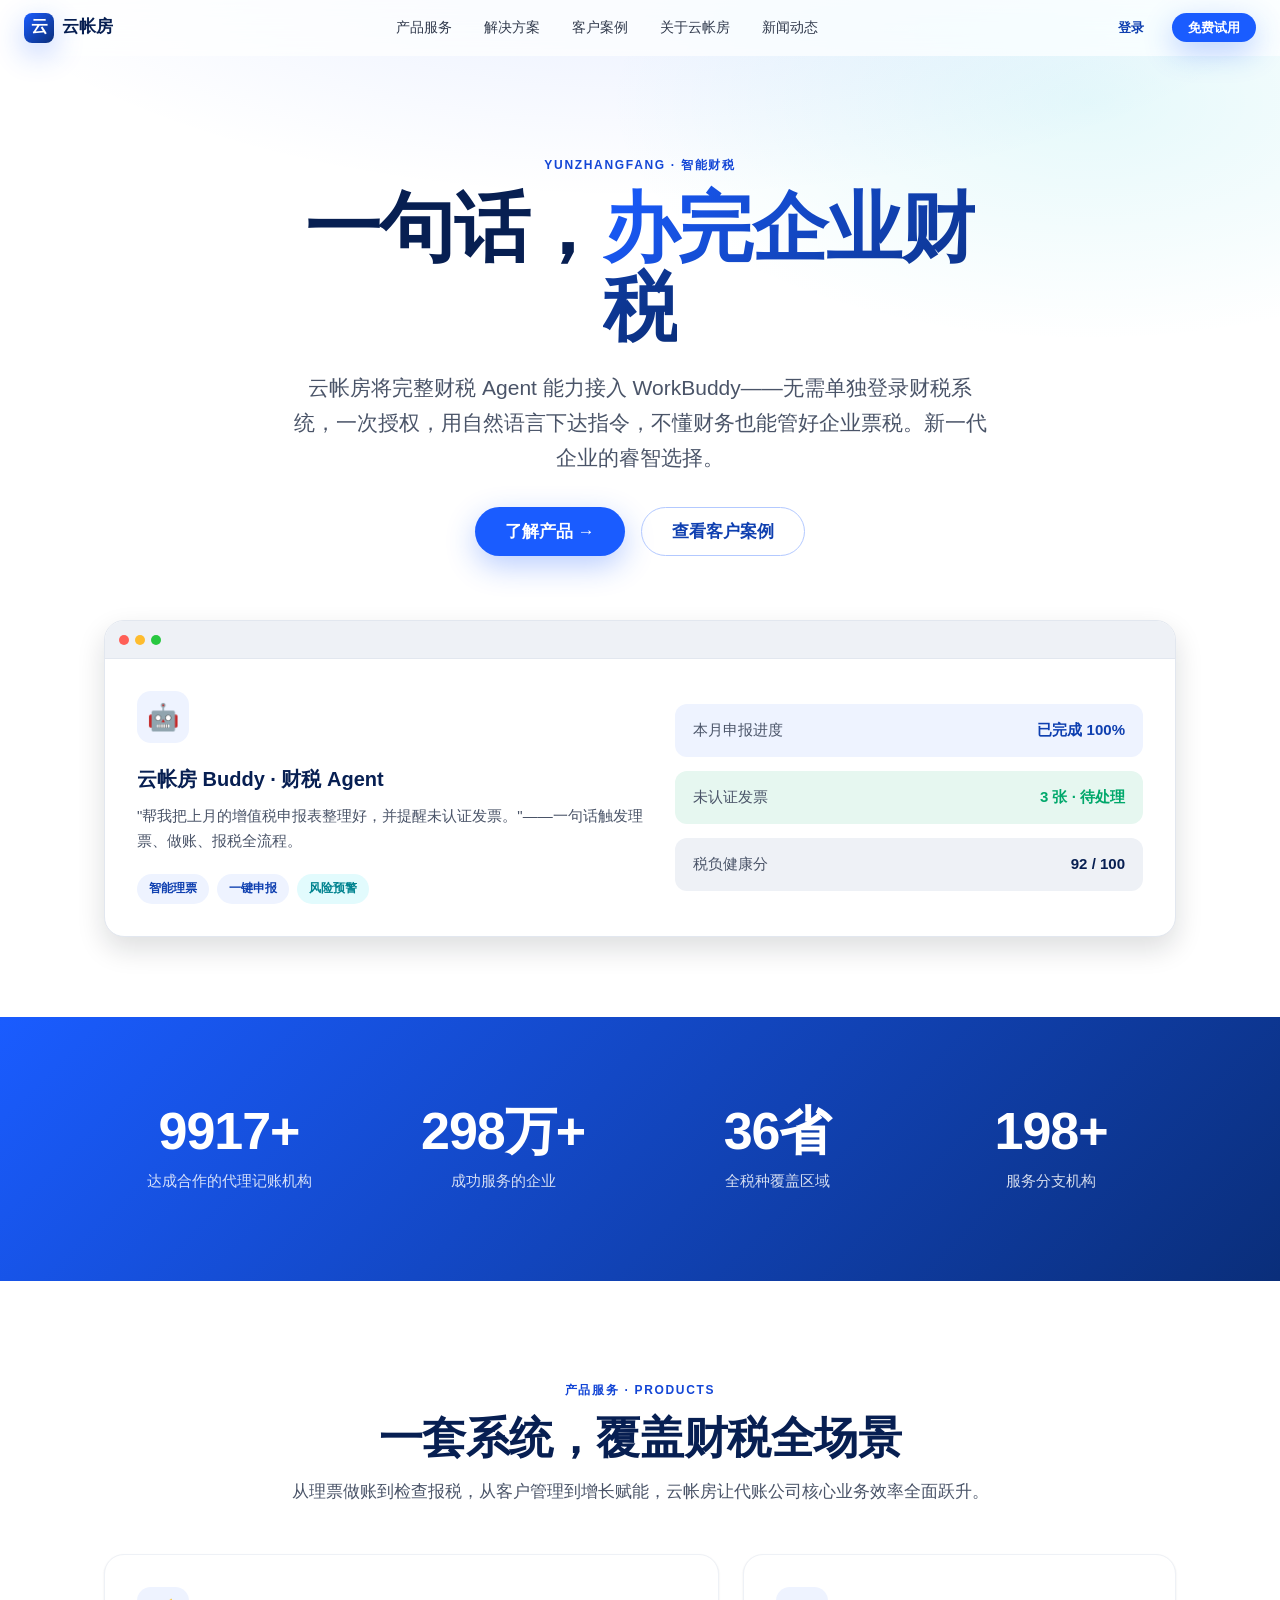
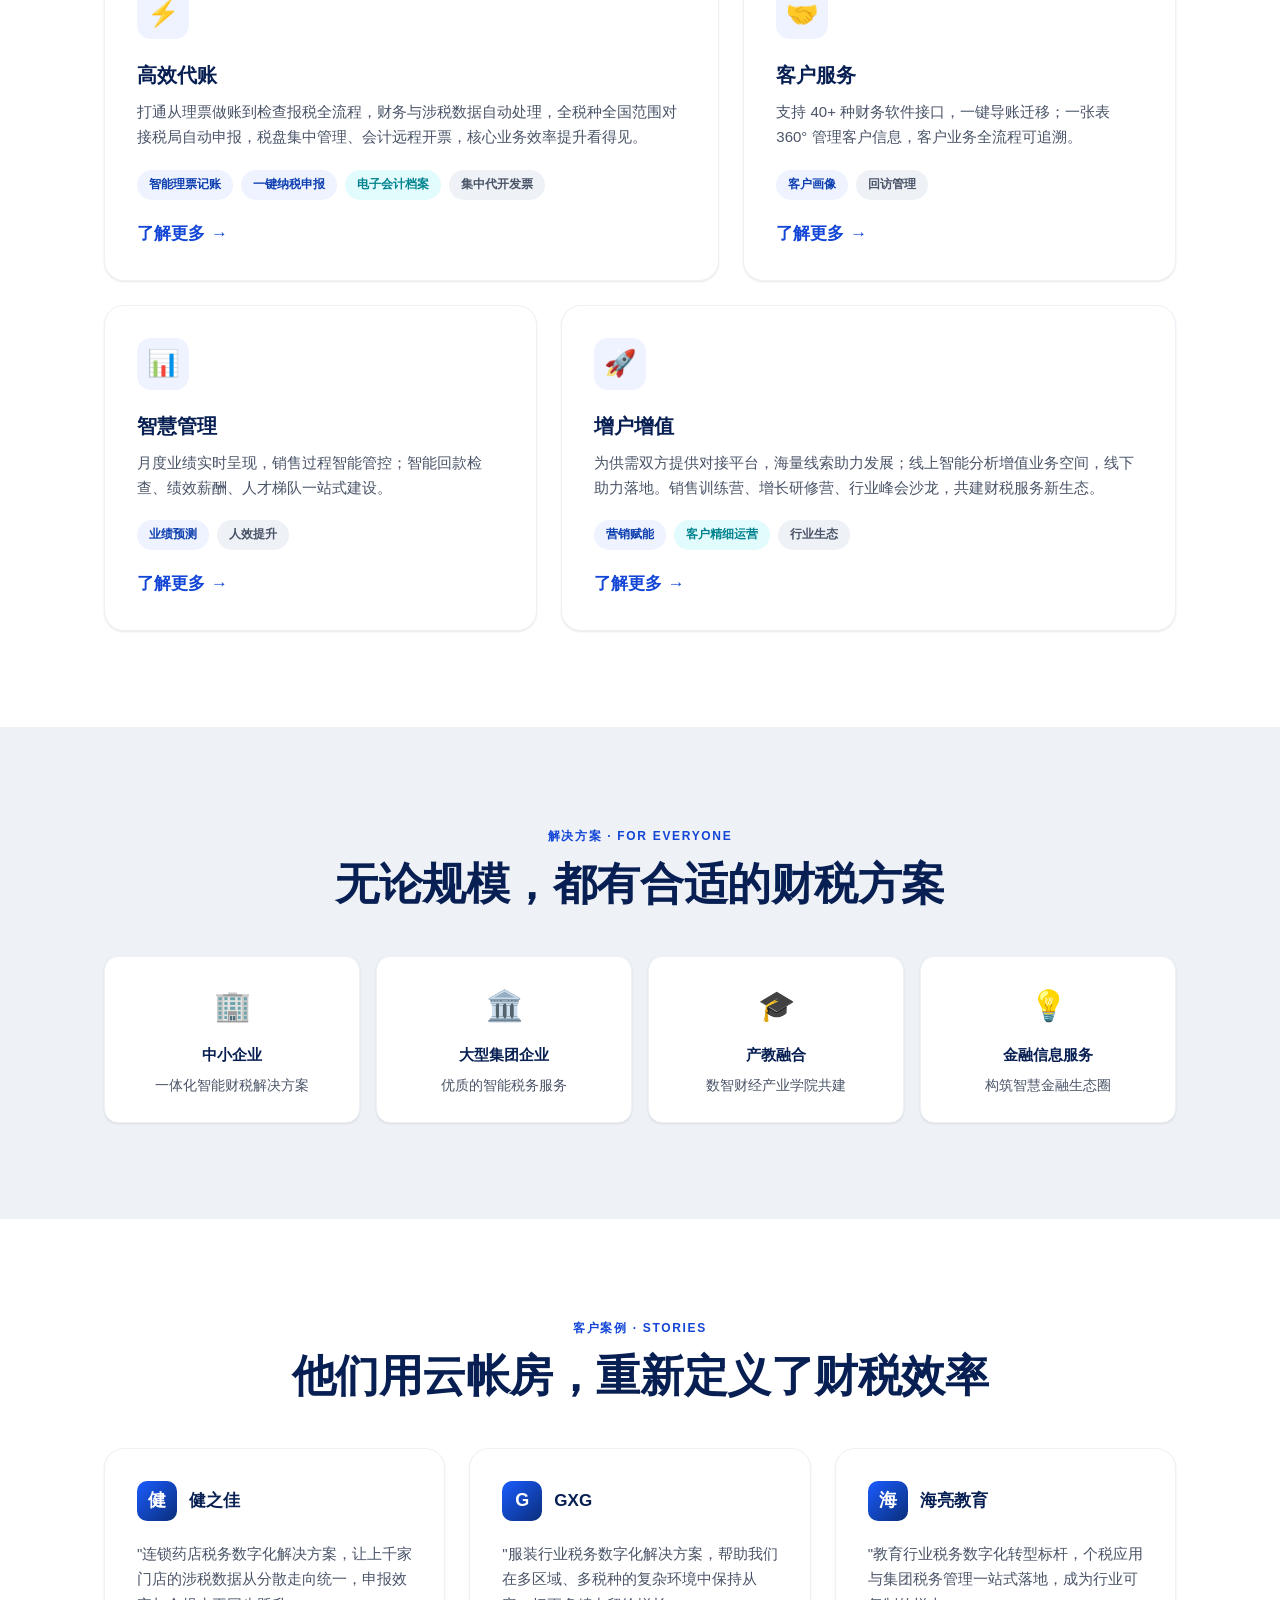
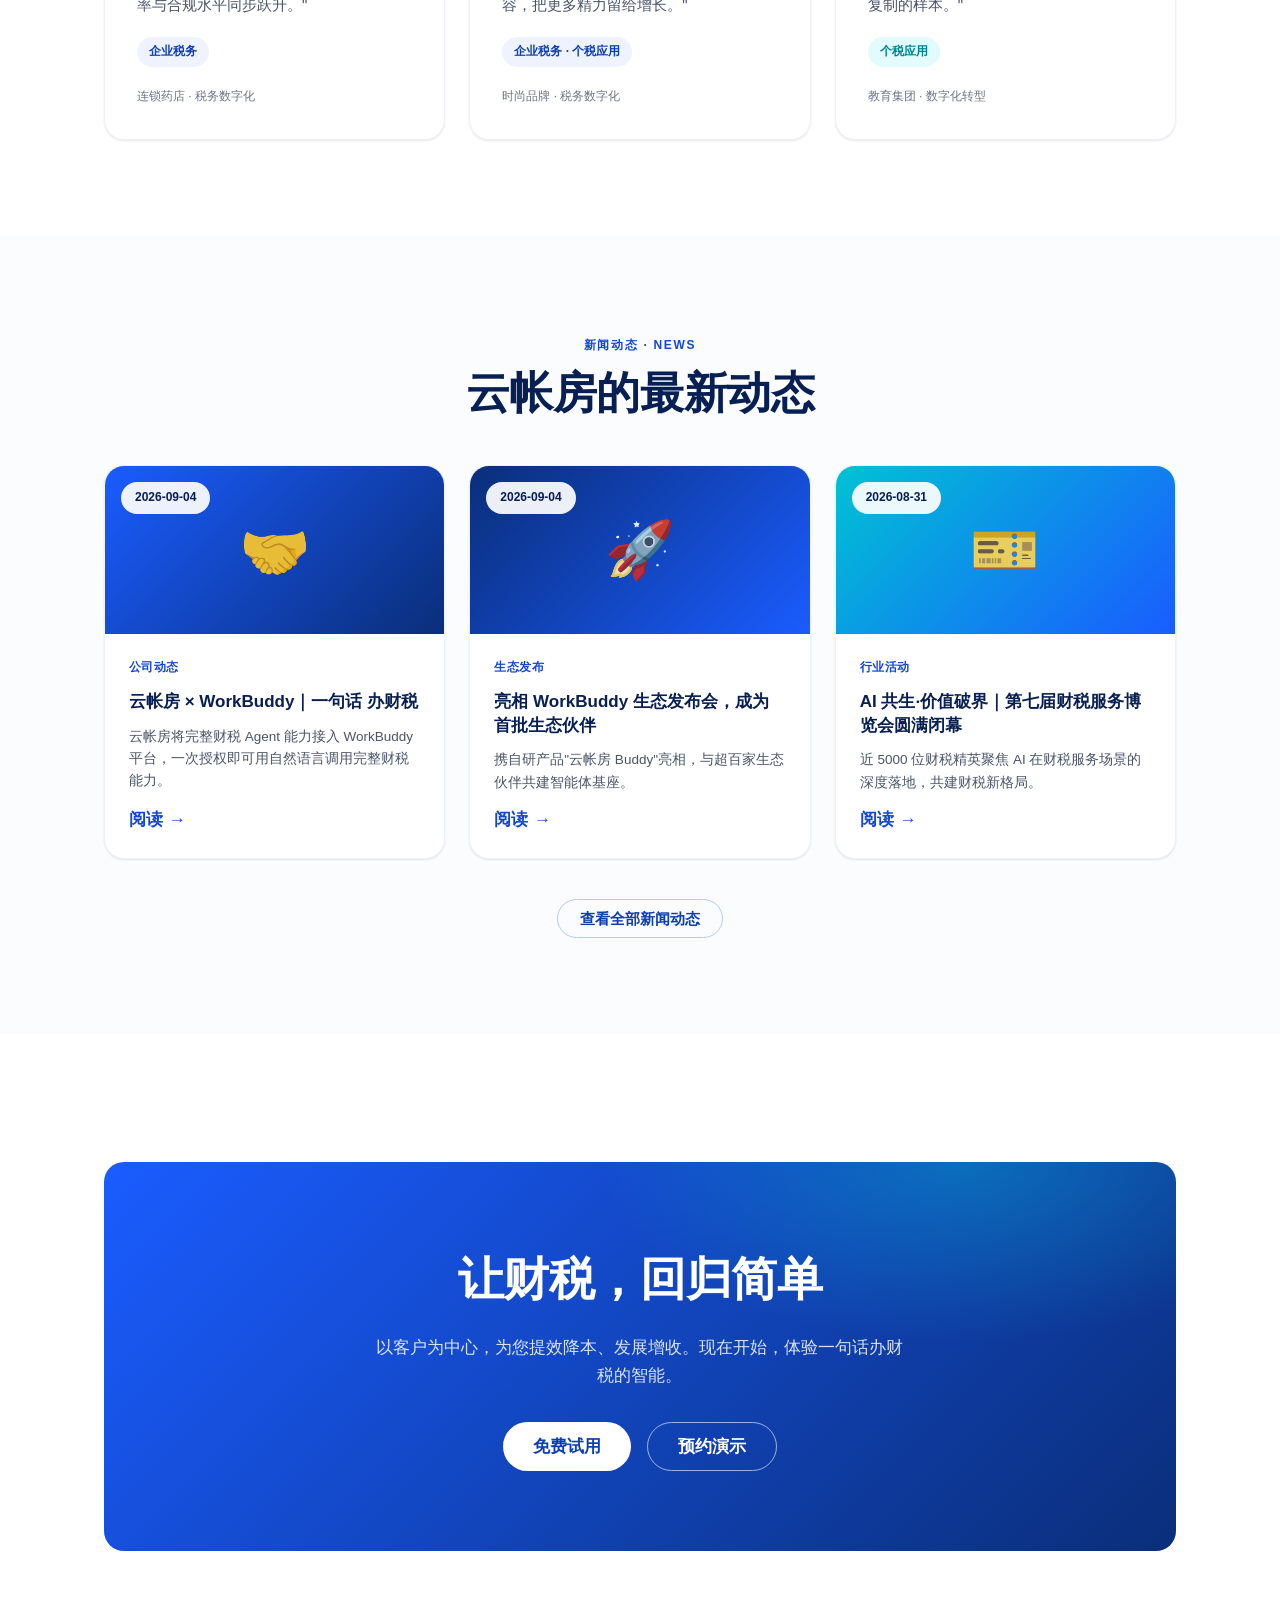
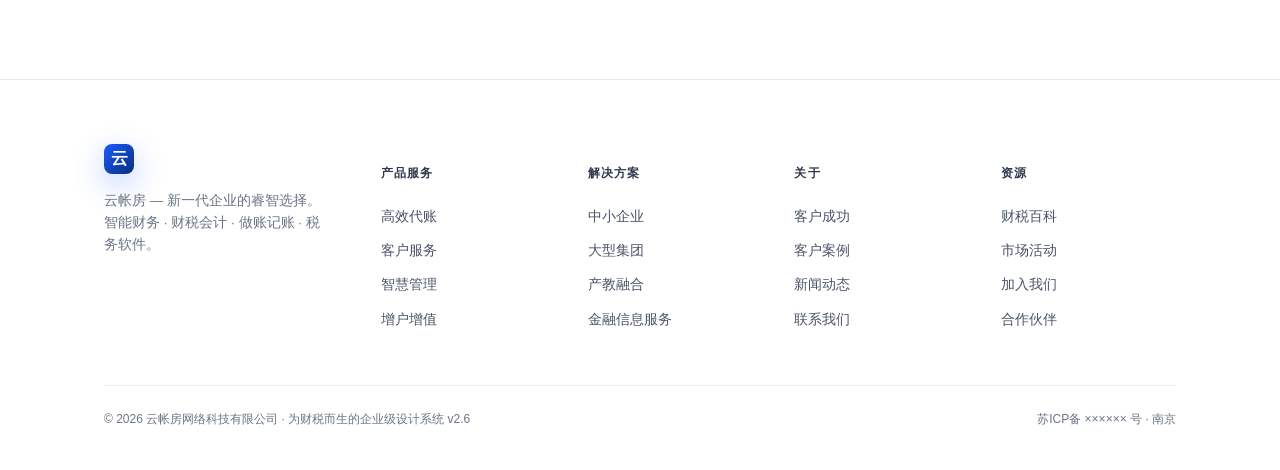
<file: index.html>
<!DOCTYPE html>
<html lang="zh-CN">
<head>
<meta charset="UTF-8" />
<meta name="viewport" content="width=device-width, initial-scale=1.0" />
<title>云帐房 YunZhangFang · 新一代企业的睿智选择</title>
<meta name="description" content="云帐房 — 智能财务软件、财税会计软件、做账记账与税务软件。一体化智能财税解决方案，为中小企业与大型集团企业提效降本、发展增收。" />
<link rel="preconnect" href="https://static.workbuddy.cn" />
<link rel="stylesheet" href="assets/styles.css" />
</head>
<body>

<!-- ============ NAV ============ -->
<header class="nav" id="nav">
  <a class="nav__brand" href="index.html" aria-label="云帐房首页">
    <span class="nav__logo">云</span>
    <span class="nav__name">云帐房</span>
  </a>
  <nav class="nav__links" id="navLinks">
    <a class="nav__link" href="products.html">产品服务</a>
    <a class="nav__link" href="solutions.html">解决方案</a>
    <a class="nav__link" href="cases.html">客户案例</a>
    <a class="nav__link" href="about.html">关于云帐房</a>
    <a class="nav__link" href="news.html">新闻动态</a>
  </nav>
  <div class="nav__cta">
    <a class="btn btn--ghost btn--sm" href="about.html#contact">登录</a>
    <a class="btn btn--onbrand btn--sm" href="about.html#contact">免费试用</a>
    <button class="nav__menu-btn" id="menuBtn" aria-label="菜单">☰</button>
  </div>
</header>

<!-- ============ HERO ============ -->
<section class="hero">
  <div class="container">
    <span class="eyebrow hero__eyebrow">YunZhangFang · 智能财税</span>
    <h1 class="hero__title">一句话，<span class="grad">办完企业财税</span></h1>
    <p class="hero__sub">云帐房将完整财税 Agent 能力接入 WorkBuddy——无需单独登录财税系统，一次授权，用自然语言下达指令，不懂财务也能管好企业票税。新一代企业的睿智选择。</p>
    <div class="hero__actions">
      <a class="btn btn--onbrand btn--lg" href="products.html">了解产品 →</a>
      <a class="btn btn--outline btn--lg" href="cases.html">查看客户案例</a>
    </div>

    <div class="hero__visual reveal">
      <div class="hero__glow"></div>
      <div class="hero__device">
        <div class="hero__device-bar"><span></span><span></span><span></span></div>
        <div class="hero__device-body">
          <div>
            <div class="card__icon">🤖</div>
            <h3 class="card__title">云帐房 Buddy · 财税 Agent</h3>
            <p class="card__desc">"帮我把上月的增值税申报表整理好，并提醒未认证发票。"——一句话触发理票、做账、报税全流程。</p>
            <div class="card__tags">
              <span class="tag tag--blue">智能理票</span>
              <span class="tag tag--blue">一键申报</span>
              <span class="tag tag--cyan">风险预警</span>
            </div>
          </div>
          <div style="display:grid;gap:14px;align-content:center">
            <div style="display:flex;justify-content:space-between;padding:14px 18px;background:var(--yzf-blue-50);border-radius:12px">
              <span style="color:var(--text-secondary)">本月申报进度</span>
              <strong style="color:var(--yzf-blue-700)">已完成 100%</strong>
            </div>
            <div style="display:flex;justify-content:space-between;padding:14px 18px;background:var(--yzf-success-soft);border-radius:12px">
              <span style="color:var(--text-secondary)">未认证发票</span>
              <strong style="color:var(--yzf-success)">3 张 · 待处理</strong>
            </div>
            <div style="display:flex;justify-content:space-between;padding:14px 18px;background:var(--bg-sunken);border-radius:12px">
              <span style="color:var(--text-secondary)">税负健康分</span>
              <strong style="color:var(--c-ink)">92 / 100</strong>
            </div>
          </div>
        </div>
      </div>
    </div>
  </div>
</section>

<!-- ============ STATS ============ -->
<section class="section section--blue section--tight">
  <div class="container">
    <div class="stats">
      <div class="stat reveal">
        <div class="stat__num" data-count="10000" data-suffix="+">0</div>
        <div class="stat__label">达成合作的代理记账机构</div>
      </div>
      <div class="stat reveal" data-delay="1">
        <div class="stat__num" data-count="300" data-suffix="万+">0</div>
        <div class="stat__label">成功服务的企业</div>
      </div>
      <div class="stat reveal" data-delay="2">
        <div class="stat__num" data-count="36" data-suffix="省">0</div>
        <div class="stat__label">全税种覆盖区域</div>
      </div>
      <div class="stat reveal" data-delay="3">
        <div class="stat__num" data-count="200" data-suffix="+">0</div>
        <div class="stat__label">服务分支机构</div>
      </div>
    </div>
  </div>
</section>

<!-- ============ PRODUCT MATRIX ============ -->
<section class="section section--surface">
  <div class="container">
    <div class="section-head reveal">
      <span class="eyebrow">产品服务 · Products</span>
      <h2 class="section-title">一套系统，覆盖财税全场景</h2>
      <p class="section-sub">从理票做账到检查报税，从客户管理到增长赋能，云帐房让代账公司核心业务效率全面跃升。</p>
    </div>

    <div class="bento">
      <a class="card card--hover col-7 reveal" href="products.html#daizhang">
        <div class="card__icon">⚡</div>
        <h3 class="card__title">高效代账</h3>
        <p class="card__desc">打通从理票做账到检查报税全流程，财务与涉税数据自动处理，全税种全国范围对接税局自动申报，税盘集中管理、会计远程开票，核心业务效率提升看得见。</p>
        <div class="card__tags">
          <span class="tag tag--blue">智能理票记账</span>
          <span class="tag tag--blue">一键纳税申报</span>
          <span class="tag tag--cyan">电子会计档案</span>
          <span class="tag">集中代开发票</span>
        </div>
        <div style="margin-top:var(--sp-5)"><span class="link-arrow">了解更多 <span class="arr">→</span></span></div>
      </a>

      <a class="card card--hover col-5 reveal" data-delay="1" href="products.html#service">
        <div class="card__icon">🤝</div>
        <h3 class="card__title">客户服务</h3>
        <p class="card__desc">支持 40+ 种财务软件接口，一键导账迁移；一张表 360° 管理客户信息，客户业务全流程可追溯。</p>
        <div class="card__tags"><span class="tag tag--blue">客户画像</span><span class="tag">回访管理</span></div>
        <div style="margin-top:var(--sp-5)"><span class="link-arrow">了解更多 <span class="arr">→</span></span></div>
      </a>

      <a class="card card--hover col-5 reveal" href="products.html#manage">
        <div class="card__icon">📊</div>
        <h3 class="card__title">智慧管理</h3>
        <p class="card__desc">月度业绩实时呈现，销售过程智能管控；智能回款检查、绩效薪酬、人才梯队一站式建设。</p>
        <div class="card__tags"><span class="tag tag--blue">业绩预测</span><span class="tag">人效提升</span></div>
        <div style="margin-top:var(--sp-5)"><span class="link-arrow">了解更多 <span class="arr">→</span></span></div>
      </a>

      <a class="card card--hover col-7 reveal" data-delay="1" href="products.html#growth">
        <div class="card__icon">🚀</div>
        <h3 class="card__title">增户增值</h3>
        <p class="card__desc">为供需双方提供对接平台，海量线索助力发展；线上智能分析增值业务空间，线下助力落地。销售训练营、增长研修营、行业峰会沙龙，共建财税服务新生态。</p>
        <div class="card__tags">
          <span class="tag tag--blue">营销赋能</span>
          <span class="tag tag--cyan">客户精细运营</span>
          <span class="tag">行业生态</span>
        </div>
        <div style="margin-top:var(--sp-5)"><span class="link-arrow">了解更多 <span class="arr">→</span></span></div>
      </a>
    </div>
  </div>
</section>

<!-- ============ SEGMENTS ============ -->
<section class="section section--sunken">
  <div class="container">
    <div class="section-head reveal">
      <span class="eyebrow">解决方案 · For Everyone</span>
      <h2 class="section-title">无论规模，都有合适的财税方案</h2>
    </div>
    <div class="segment-strip">
      <a class="segment reveal" href="solutions.html#smb">
        <div class="segment__icon">🏢</div>
        <div class="segment__name">中小企业</div>
        <div class="segment__desc">一体化智能财税解决方案</div>
      </a>
      <a class="segment reveal" data-delay="1" href="solutions.html#group">
        <div class="segment__icon">🏛️</div>
        <div class="segment__name">大型集团企业</div>
        <div class="segment__desc">优质的智能税务服务</div>
      </a>
      <a class="segment reveal" data-delay="2" href="solutions.html#edu">
        <div class="segment__icon">🎓</div>
        <div class="segment__name">产教融合</div>
        <div class="segment__desc">数智财经产业学院共建</div>
      </a>
      <a class="segment reveal" data-delay="3" href="solutions.html#finance">
        <div class="segment__icon">💡</div>
        <div class="segment__name">金融信息服务</div>
        <div class="segment__desc">构筑智慧金融生态圈</div>
      </a>
    </div>
  </div>
</section>

<!-- ============ CUSTOMER STORIES ============ -->
<section class="section section--surface">
  <div class="container">
    <div class="section-head reveal">
      <span class="eyebrow">客户案例 · Stories</span>
      <h2 class="section-title">他们用云帐房，重新定义了财税效率</h2>
    </div>
    <div class="stories">
      <a class="story reveal" href="cases.html#jianzhijia">
        <div class="story__logo"><span class="badge">健</span>健之佳</div>
        <p class="story__quote">"连锁药店税务数字化解决方案，让上千家门店的涉税数据从分散走向统一，申报效率与合规水平同步跃升。"</p>
        <span class="tag tag--blue story__pill">企业税务</span>
        <div class="story__meta">连锁药店 · 税务数字化</div>
      </a>
      <a class="story reveal" data-delay="1" href="cases.html#gxg">
        <div class="story__logo"><span class="badge">G</span>GXG</div>
        <p class="story__quote">"服装行业税务数字化解决方案，帮助我们在多区域、多税种的复杂环境中保持从容，把更多精力留给增长。"</p>
        <span class="tag tag--blue story__pill">企业税务 · 个税应用</span>
        <div class="story__meta">时尚品牌 · 税务数字化</div>
      </a>
      <a class="story reveal" data-delay="2" href="cases.html#hailiang">
        <div class="story__logo"><span class="badge">海</span>海亮教育</div>
        <p class="story__quote">"教育行业税务数字化转型标杆，个税应用与集团税务管理一站式落地，成为行业可复制的样本。"</p>
        <span class="tag tag--cyan story__pill">个税应用</span>
        <div class="story__meta">教育集团 · 数字化转型</div>
      </a>
    </div>
  </div>
</section>

<!-- ============ NEWS PREVIEW ============ -->
<section class="section section--soft">
  <div class="container">
    <div class="section-head reveal">
      <span class="eyebrow">新闻动态 · News</span>
      <h2 class="section-title">云帐房的最新动态</h2>
    </div>
    <div class="news-grid">
      <a class="news-card reveal" href="news.html">
        <div class="news-card__media"><span class="date">2026-09-04</span><span class="glyph">🤝</span></div>
        <div class="news-card__body">
          <span class="news-card__cat">公司动态</span>
          <h3 class="news-card__title">云帐房 × WorkBuddy｜一句话 办财税</h3>
          <p class="news-card__excerpt">云帐房将完整财税 Agent 能力接入 WorkBuddy 平台，一次授权即可用自然语言调用完整财税能力。</p>
          <span class="link-arrow news-card__more">阅读 <span class="arr">→</span></span>
        </div>
      </a>
      <a class="news-card reveal" data-delay="1" href="news.html">
        <div class="news-card__media" style="background:linear-gradient(135deg,#0A2E7A,#1A5CFF)"><span class="date">2026-09-04</span><span class="glyph">🚀</span></div>
        <div class="news-card__body">
          <span class="news-card__cat">生态发布</span>
          <h3 class="news-card__title">亮相 WorkBuddy 生态发布会，成为首批生态伙伴</h3>
          <p class="news-card__excerpt">携自研产品"云帐房 Buddy"亮相，与超百家生态伙伴共建智能体基座。</p>
          <span class="link-arrow news-card__more">阅读 <span class="arr">→</span></span>
        </div>
      </a>
      <a class="news-card reveal" data-delay="2" href="news.html">
        <div class="news-card__media" style="background:linear-gradient(135deg,#00C2D4,#1A5CFF)"><span class="date">2026-08-31</span><span class="glyph">🎫</span></div>
        <div class="news-card__body">
          <span class="news-card__cat">行业活动</span>
          <h3 class="news-card__title">AI 共生·价值破界｜第七届财税服务博览会圆满闭幕</h3>
          <p class="news-card__excerpt">近 5000 位财税精英聚焦 AI 在财税服务场景的深度落地，共建财税新格局。</p>
          <span class="link-arrow news-card__more">阅读 <span class="arr">→</span></span>
        </div>
      </a>
    </div>
    <div style="text-align:center;margin-top:var(--sp-10)">
      <a class="btn btn--outline" href="news.html">查看全部新闻动态</a>
    </div>
  </div>
</section>

<!-- ============ CTA ============ -->
<section class="section section--surface section--tight">
  <div class="container">
    <div class="cta reveal">
      <h2 class="cta__title">让财税，回归简单</h2>
      <p class="cta__sub">以客户为中心，为您提效降本、发展增收。现在开始，体验一句话办财税的智能。</p>
      <div class="cta__actions">
        <a class="btn btn--light btn--lg" href="about.html#contact">免费试用</a>
        <a class="btn btn--white-outline btn--lg" href="about.html#contact">预约演示</a>
      </div>
    </div>
  </div>
</section>

<!-- ============ FOOTER ============ -->
<footer class="footer">
  <div class="container">
    <div class="footer__grid">
      <div class="footer__brand">
        <span class="nav__logo">云</span>
        <p>云帐房 — 新一代企业的睿智选择。智能财务 · 财税会计 · 做账记账 · 税务软件。</p>
      </div>
      <div class="footer__col">
        <h5>产品服务</h5>
        <a href="products.html#daizhang">高效代账</a>
        <a href="products.html#service">客户服务</a>
        <a href="products.html#manage">智慧管理</a>
        <a href="products.html#growth">增户增值</a>
      </div>
      <div class="footer__col">
        <h5>解决方案</h5>
        <a href="solutions.html#smb">中小企业</a>
        <a href="solutions.html#group">大型集团</a>
        <a href="solutions.html#edu">产教融合</a>
        <a href="solutions.html#finance">金融信息服务</a>
      </div>
      <div class="footer__col">
        <h5>关于</h5>
        <a href="about.html">客户成功</a>
        <a href="cases.html">客户案例</a>
        <a href="news.html">新闻动态</a>
        <a href="about.html#contact">联系我们</a>
      </div>
      <div class="footer__col">
        <h5>资源</h5>
        <a href="news.html">财税百科</a>
        <a href="news.html">市场活动</a>
        <a href="about.html">加入我们</a>
        <a href="about.html">合作伙伴</a>
      </div>
    </div>
    <div class="footer__bottom">
      <span>© 2026 云帐房网络科技有限公司 · 为财税而生的企业级设计系统 v2.6</span>
      <span>苏ICP备 ×××××× 号 · 南京</span>
    </div>
  </div>
</footer>

<script src="assets/app.js"></script>
</body>
</html>
</file>
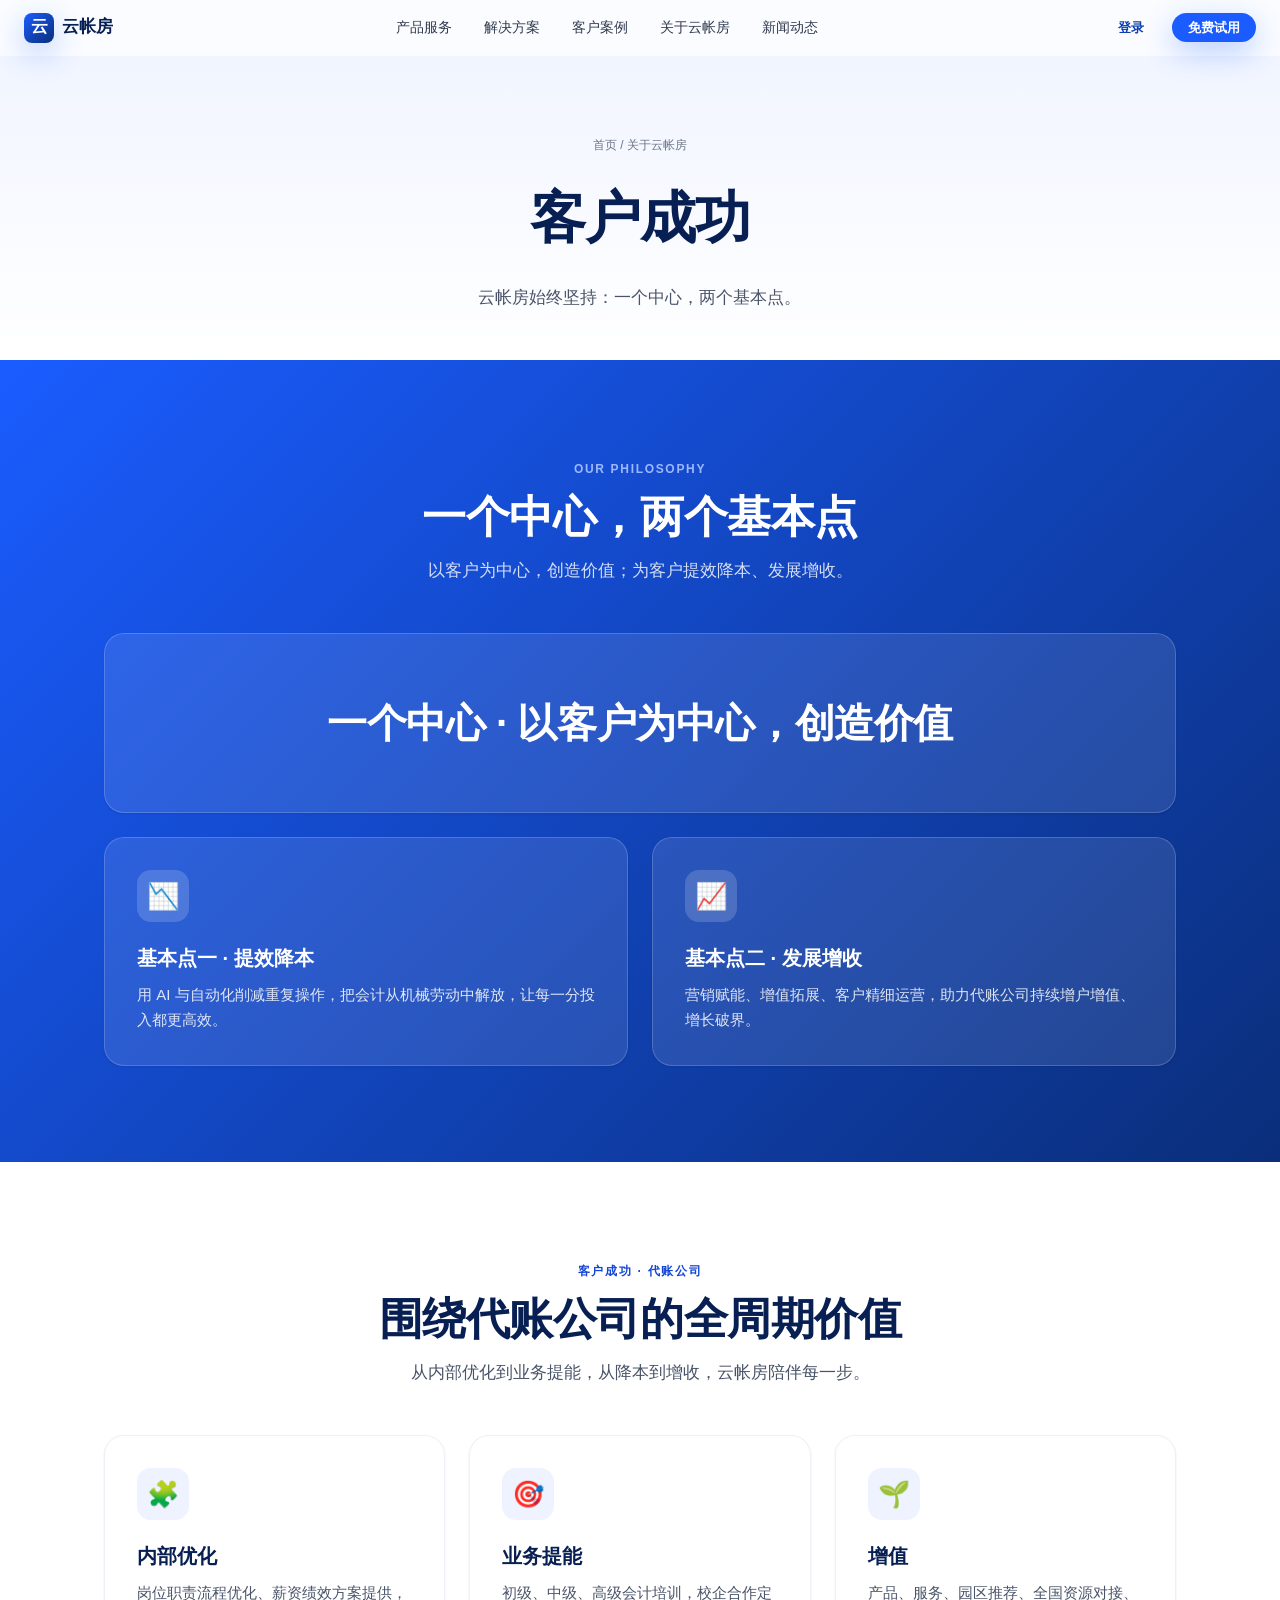
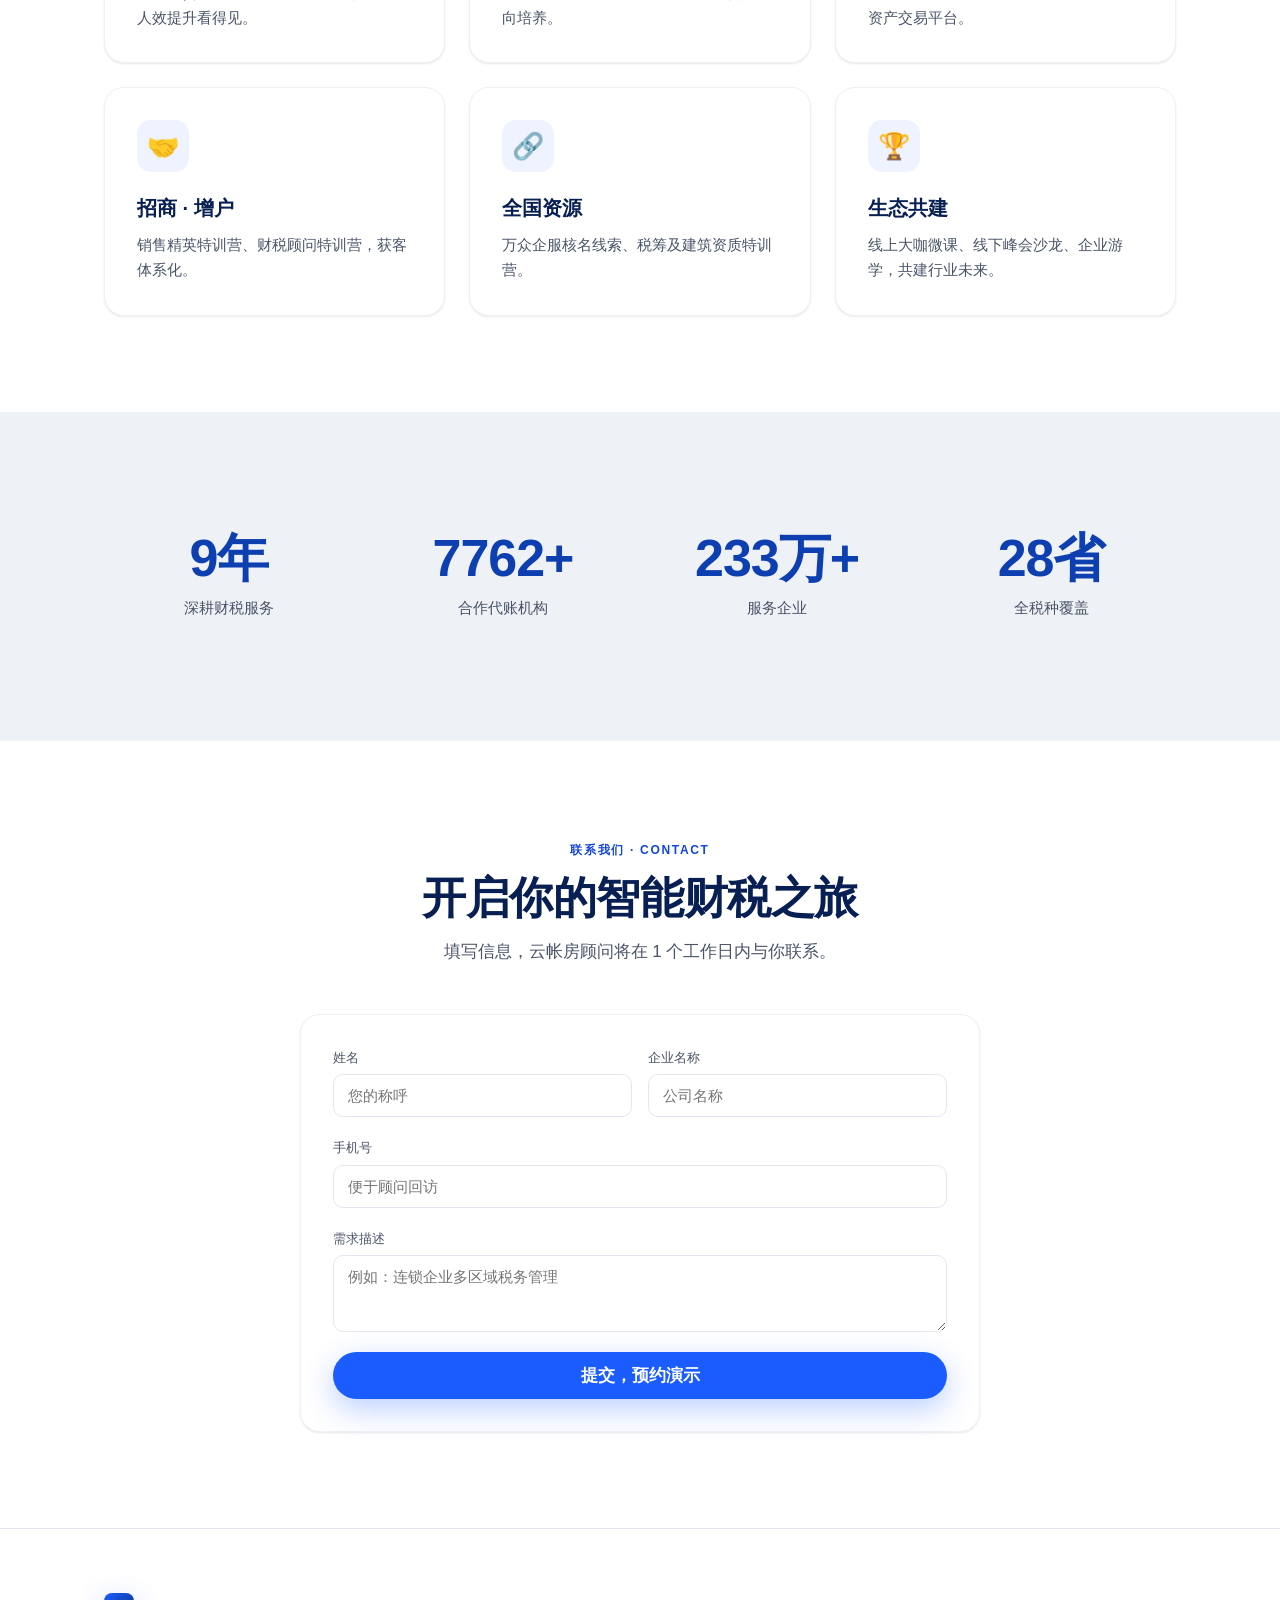
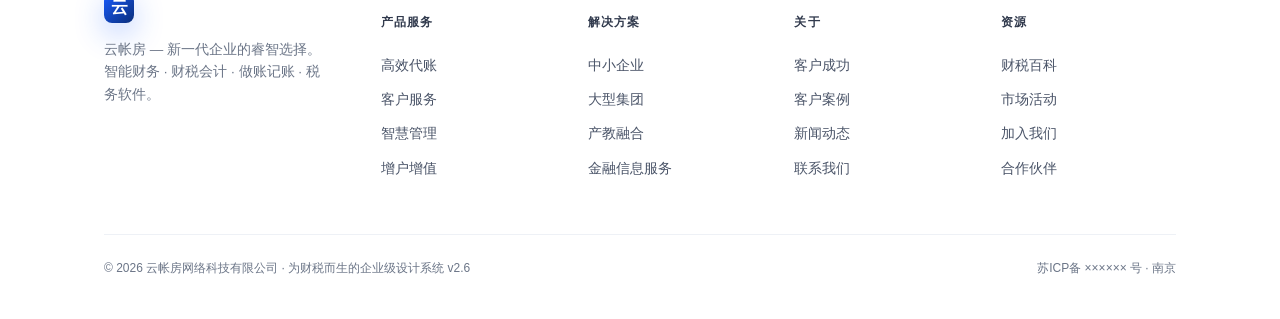
<file: about.html>
<!DOCTYPE html>
<html lang="zh-CN">
<head>
<meta charset="UTF-8" />
<meta name="viewport" content="width=device-width, initial-scale=1.0" />
<title>关于云帐房 · 客户成功</title>
<meta name="description" content="云帐房客户成功哲学：一个中心、两个基本点——以客户为中心，为客户提效降本、发展增收。" />
<link rel="stylesheet" href="assets/styles.css" />
</head>
<body>

<header class="nav" id="nav">
  <a class="nav__brand" href="index.html"><span class="nav__logo">云</span><span class="nav__name">云帐房</span></a>
  <nav class="nav__links" id="navLinks">
    <a class="nav__link" href="products.html">产品服务</a>
    <a class="nav__link" href="solutions.html">解决方案</a>
    <a class="nav__link" href="cases.html">客户案例</a>
    <a class="nav__link" href="about.html">关于云帐房</a>
    <a class="nav__link" href="news.html">新闻动态</a>
  </nav>
  <div class="nav__cta">
    <a class="btn btn--ghost btn--sm" href="about.html#contact">登录</a>
    <a class="btn btn--onbrand btn--sm" href="about.html#contact">免费试用</a>
    <button class="nav__menu-btn" id="menuBtn">☰</button>
  </div>
</header>

<section class="page-hero">
  <div class="container">
    <div class="breadcrumb"><a href="index.html">首页</a> / 关于云帐房</div>
    <h1 class="page-hero__title">客户成功</h1>
    <p class="page-hero__sub">云帐房始终坚持：一个中心，两个基本点。</p>
  </div>
</section>

<!-- 一个中心两个基本点 -->
<section class="section section--blue">
  <div class="container">
    <div class="section-head reveal">
      <span class="eyebrow" style="color:#9DB8FF">Our Philosophy</span>
      <h2 class="section-title">一个中心，两个基本点</h2>
      <p class="section-sub">以客户为中心，创造价值；为客户提效降本、发展增收。</p>
    </div>
    <div class="bento">
      <div class="card col-12 reveal" style="background:rgba(255,255,255,.1);border-color:rgba(255,255,255,.18);color:#fff">
        <div style="text-align:center;padding:var(--sp-6)">
          <div style="font-size:clamp(28px,4vw,40px);font-weight:700;letter-spacing:-.01em">一个中心 · 以客户为中心，创造价值</div>
        </div>
      </div>
      <div class="card col-6 reveal" style="background:rgba(255,255,255,.1);border-color:rgba(255,255,255,.18);color:#fff">
        <div class="card__icon" style="background:rgba(255,255,255,.16);color:#fff">📉</div>
        <h3 class="card__title" style="color:#fff">基本点一 · 提效降本</h3>
        <p class="card__desc" style="color:rgba(255,255,255,.85)">用 AI 与自动化削减重复操作，把会计从机械劳动中解放，让每一分投入都更高效。</p>
      </div>
      <div class="card col-6 reveal" data-delay="1" style="background:rgba(255,255,255,.1);border-color:rgba(255,255,255,.18);color:#fff">
        <div class="card__icon" style="background:rgba(255,255,255,.16);color:#fff">📈</div>
        <h3 class="card__title" style="color:#fff">基本点二 · 发展增收</h3>
        <p class="card__desc" style="color:rgba(255,255,255,.85)">营销赋能、增值拓展、客户精细运营，助力代账公司持续增户增值、增长破界。</p>
      </div>
    </div>
  </div>
</section>

<!-- 代账公司价值地图 -->
<section class="section section--surface">
  <div class="container">
    <div class="section-head reveal">
      <span class="eyebrow">客户成功 · 代账公司</span>
      <h2 class="section-title">围绕代账公司的全周期价值</h2>
      <p class="section-sub">从内部优化到业务提能，从降本到增收，云帐房陪伴每一步。</p>
    </div>
    <div class="bento">
      <div class="card card--hover col-4 reveal"><div class="card__icon">🧩</div><h3 class="card__title">内部优化</h3><p class="card__desc">岗位职责流程优化、薪资绩效方案提供，人效提升看得见。</p></div>
      <div class="card card--hover col-4 reveal" data-delay="1"><div class="card__icon">🎯</div><h3 class="card__title">业务提能</h3><p class="card__desc">初级、中级、高级会计培训，校企合作定向培养。</p></div>
      <div class="card card--hover col-4 reveal" data-delay="2"><div class="card__icon">🌱</div><h3 class="card__title">增值</h3><p class="card__desc">产品、服务、园区推荐、全国资源对接、资产交易平台。</p></div>
      <div class="card card--hover col-4 reveal"><div class="card__icon">🤝</div><h3 class="card__title">招商 · 增户</h3><p class="card__desc">销售精英特训营、财税顾问特训营，获客体系化。</p></div>
      <div class="card card--hover col-4 reveal" data-delay="1"><div class="card__icon">🔗</div><h3 class="card__title">全国资源</h3><p class="card__desc">万众企服核名线索、税筹及建筑资质特训营。</p></div>
      <div class="card card--hover col-4 reveal" data-delay="2"><div class="card__icon">🏆</div><h3 class="card__title">生态共建</h3><p class="card__desc">线上大咖微课、线下峰会沙龙、企业游学，共建行业未来。</p></div>
    </div>
  </div>
</section>

<!-- 数据 -->
<section class="section section--sunken">
  <div class="container">
    <div class="stats" style="color:var(--c-ink)">
      <div class="stat reveal" style="background:none"><div class="stat__num" data-count="11" data-suffix="年" style="color:var(--yzf-blue-700)">0</div><div class="stat__label" style="color:var(--text-secondary)">深耕财税服务</div></div>
      <div class="stat reveal" data-delay="1" style="background:none"><div class="stat__num" data-count="10000" data-suffix="+" style="color:var(--yzf-blue-700)">0</div><div class="stat__label" style="color:var(--text-secondary)">合作代账机构</div></div>
      <div class="stat reveal" data-delay="2" style="background:none"><div class="stat__num" data-count="300" data-suffix="万+" style="color:var(--yzf-blue-700)">0</div><div class="stat__label" style="color:var(--text-secondary)">服务企业</div></div>
      <div class="stat reveal" data-delay="3" style="background:none"><div class="stat__num" data-count="36" data-suffix="省" style="color:var(--yzf-blue-700)">0</div><div class="stat__label" style="color:var(--text-secondary)">全税种覆盖</div></div>
    </div>
  </div>
</section>

<!-- 联系 -->
<section class="section section--surface" id="contact">
  <div class="container">
    <div class="section-head reveal">
      <span class="eyebrow">联系我们 · Contact</span>
      <h2 class="section-title">开启你的智能财税之旅</h2>
      <p class="section-sub">填写信息，云帐房顾问将在 1 个工作日内与你联系。</p>
    </div>
    <div class="card reveal col-12" style="max-width:680px;margin:0 auto">
      <form onsubmit="return false" style="display:grid;gap:var(--sp-5)">
        <div style="display:grid;grid-template-columns:1fr 1fr;gap:var(--sp-4)">
          <label style="display:grid;gap:6px;font-size:13px;color:var(--text-secondary)">姓名<input style="padding:12px 14px;border:1px solid var(--border-default);border-radius:10px;font-size:15px;font-family:inherit" placeholder="您的称呼" /></label>
          <label style="display:grid;gap:6px;font-size:13px;color:var(--text-secondary)">企业名称<input style="padding:12px 14px;border:1px solid var(--border-default);border-radius:10px;font-size:15px;font-family:inherit" placeholder="公司名称" /></label>
        </div>
        <label style="display:grid;gap:6px;font-size:13px;color:var(--text-secondary)">手机号<input style="padding:12px 14px;border:1px solid var(--border-default);border-radius:10px;font-size:15px;font-family:inherit" placeholder="便于顾问回访" /></label>
        <label style="display:grid;gap:6px;font-size:13px;color:var(--text-secondary)">需求描述<textarea rows="3" style="padding:12px 14px;border:1px solid var(--border-default);border-radius:10px;font-size:15px;font-family:inherit;resize:vertical" placeholder="例如：连锁企业多区域税务管理"></textarea></label>
        <button class="btn btn--onbrand btn--lg" type="submit">提交，预约演示</button>
      </form>
    </div>
  </div>
</section>

<footer class="footer">
  <div class="container">
    <div class="footer__grid">
      <div class="footer__brand"><span class="nav__logo">云</span><p>云帐房 — 新一代企业的睿智选择。智能财务 · 财税会计 · 做账记账 · 税务软件。</p></div>
      <div class="footer__col"><h5>产品服务</h5><a href="products.html#daizhang">高效代账</a><a href="products.html#service">客户服务</a><a href="products.html#manage">智慧管理</a><a href="products.html#growth">增户增值</a></div>
      <div class="footer__col"><h5>解决方案</h5><a href="solutions.html#smb">中小企业</a><a href="solutions.html#group">大型集团</a><a href="solutions.html#edu">产教融合</a><a href="solutions.html#finance">金融信息服务</a></div>
      <div class="footer__col"><h5>关于</h5><a href="about.html">客户成功</a><a href="cases.html">客户案例</a><a href="news.html">新闻动态</a><a href="about.html#contact">联系我们</a></div>
      <div class="footer__col"><h5>资源</h5><a href="news.html">财税百科</a><a href="news.html">市场活动</a><a href="about.html">加入我们</a><a href="about.html">合作伙伴</a></div>
    </div>
    <div class="footer__bottom"><span>© 2026 云帐房网络科技有限公司 · 为财税而生的企业级设计系统 v2.6</span><span>苏ICP备 ×××××× 号 · 南京</span></div>
  </div>
</footer>
<script src="assets/app.js"></script>
</body>
</html>
</file>
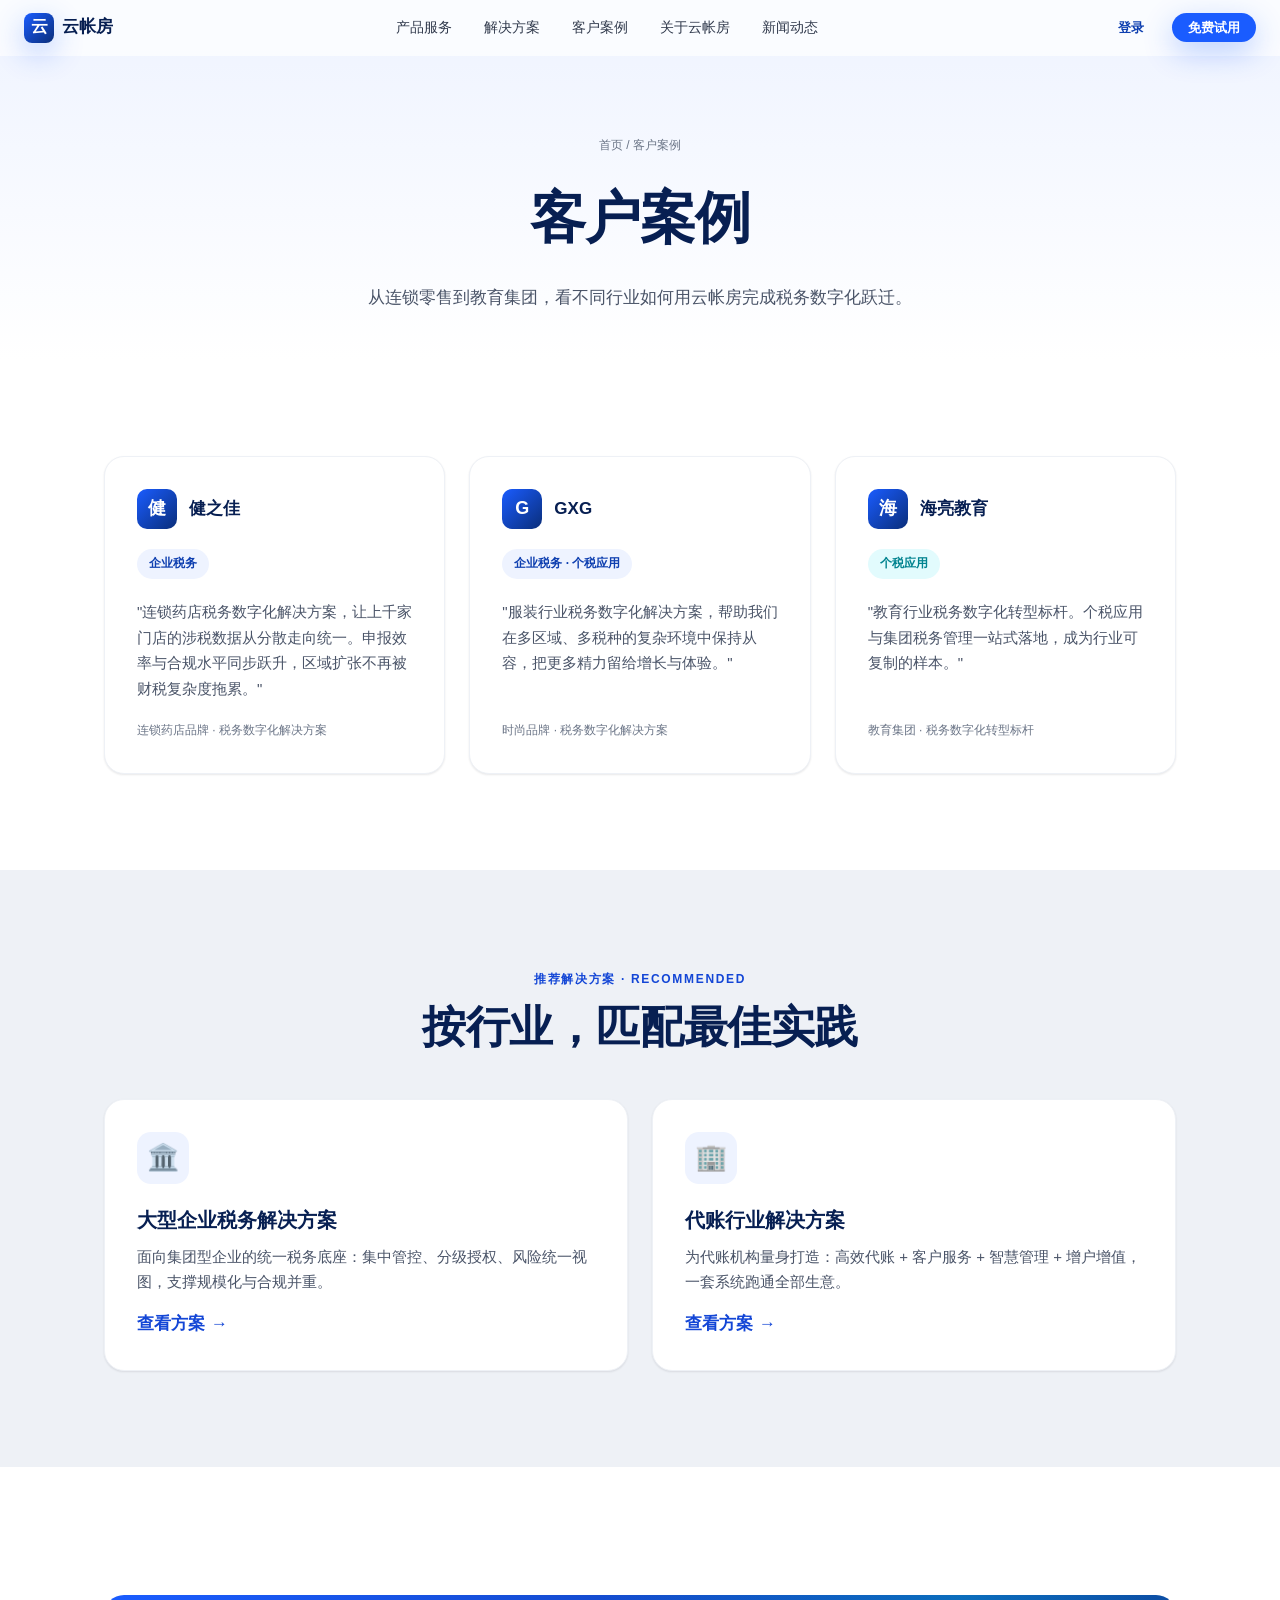
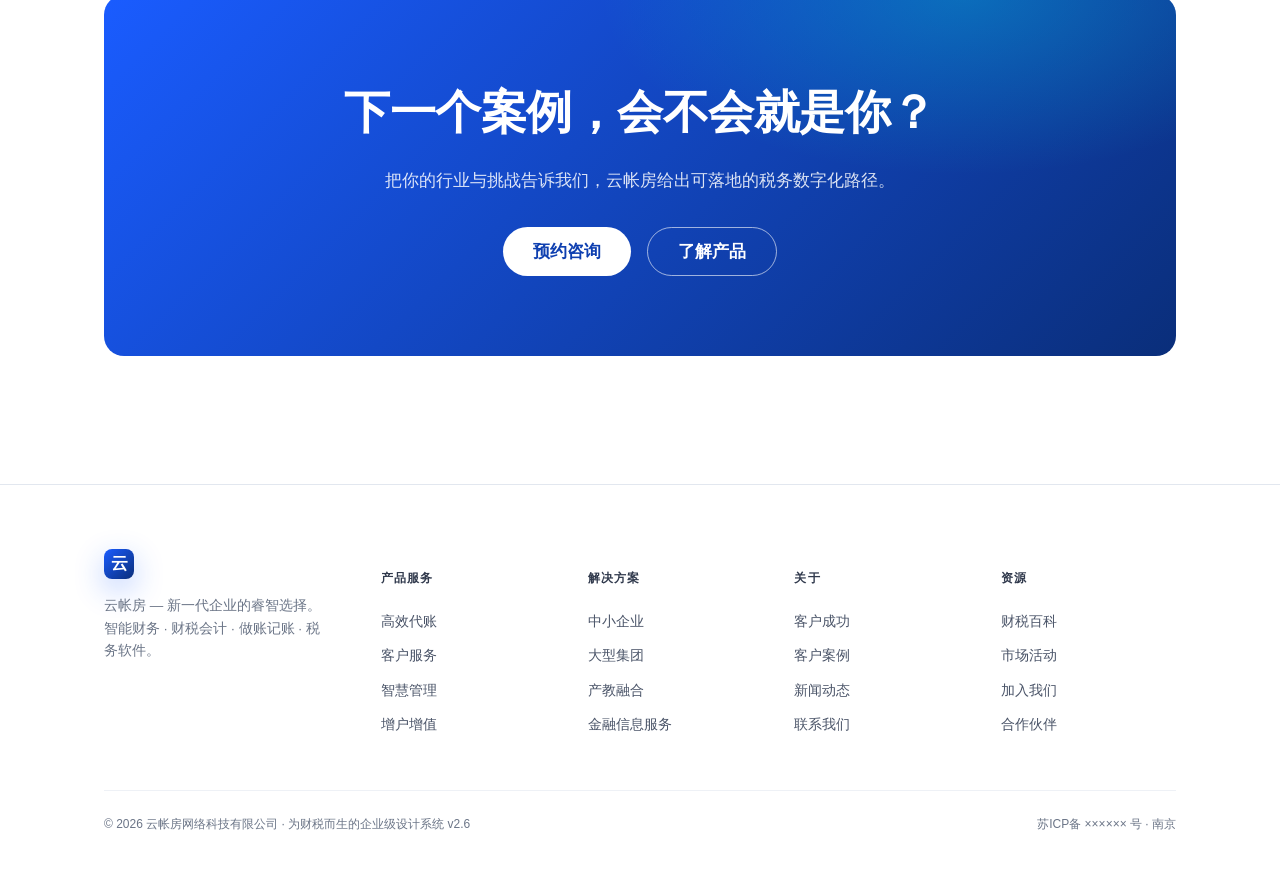
<file: cases.html>
<!DOCTYPE html>
<html lang="zh-CN">
<head>
<meta charset="UTF-8" />
<meta name="viewport" content="width=device-width, initial-scale=1.0" />
<title>客户案例 · 云帐房 YunZhangFang</title>
<meta name="description" content="云帐房客户案例：健之佳、GXG、海亮教育等企业的税务数字化转型实践，以及代账行业与大型企业税务解决方案。" />
<link rel="stylesheet" href="assets/styles.css" />
</head>
<body>

<header class="nav" id="nav">
  <a class="nav__brand" href="index.html"><span class="nav__logo">云</span><span class="nav__name">云帐房</span></a>
  <nav class="nav__links" id="navLinks">
    <a class="nav__link" href="products.html">产品服务</a>
    <a class="nav__link" href="solutions.html">解决方案</a>
    <a class="nav__link" href="cases.html">客户案例</a>
    <a class="nav__link" href="about.html">关于云帐房</a>
    <a class="nav__link" href="news.html">新闻动态</a>
  </nav>
  <div class="nav__cta">
    <a class="btn btn--ghost btn--sm" href="about.html#contact">登录</a>
    <a class="btn btn--onbrand btn--sm" href="about.html#contact">免费试用</a>
    <button class="nav__menu-btn" id="menuBtn">☰</button>
  </div>
</header>

<section class="page-hero">
  <div class="container">
    <div class="breadcrumb"><a href="index.html">首页</a> / 客户案例</div>
    <h1 class="page-hero__title">客户案例</h1>
    <p class="page-hero__sub">从连锁零售到教育集团，看不同行业如何用云帐房完成税务数字化跃迁。</p>
  </div>
</section>

<!-- 案例故事 -->
<section class="section section--surface">
  <div class="container">
    <div class="stories">
      <article class="story reveal" id="jianzhijia">
        <div class="story__logo"><span class="badge">健</span>健之佳</div>
        <span class="tag tag--blue story__pill">企业税务</span>
        <p class="story__quote">"连锁药店税务数字化解决方案，让上千家门店的涉税数据从分散走向统一。申报效率与合规水平同步跃升，区域扩张不再被财税复杂度拖累。"</p>
        <div class="story__meta">连锁药店品牌 · 税务数字化解决方案</div>
      </article>
      <article class="story reveal" data-delay="1" id="gxg">
        <div class="story__logo"><span class="badge">G</span>GXG</div>
        <span class="tag tag--blue story__pill">企业税务 · 个税应用</span>
        <p class="story__quote">"服装行业税务数字化解决方案，帮助我们在多区域、多税种的复杂环境中保持从容，把更多精力留给增长与体验。"</p>
        <div class="story__meta">时尚品牌 · 税务数字化解决方案</div>
      </article>
      <article class="story reveal" data-delay="2" id="hailiang">
        <div class="story__logo"><span class="badge">海</span>海亮教育</div>
        <span class="tag tag--cyan story__pill">个税应用</span>
        <p class="story__quote">"教育行业税务数字化转型标杆。个税应用与集团税务管理一站式落地，成为行业可复制的样本。"</p>
        <div class="story__meta">教育集团 · 税务数字化转型标杆</div>
      </article>
    </div>
  </div>
</section>

<!-- 推荐解决方案 -->
<section class="section section--sunken">
  <div class="container">
    <div class="section-head reveal">
      <span class="eyebrow">推荐解决方案 · Recommended</span>
      <h2 class="section-title">按行业，匹配最佳实践</h2>
    </div>
    <div class="bento">
      <a class="card card--hover col-6 reveal" href="solutions.html#group">
        <div class="card__icon">🏛️</div>
        <h3 class="card__title">大型企业税务解决方案</h3>
        <p class="card__desc">面向集团型企业的统一税务底座：集中管控、分级授权、风险统一视图，支撑规模化与合规并重。</p>
        <div style="margin-top:var(--sp-4)"><span class="link-arrow">查看方案 <span class="arr">→</span></span></div>
      </a>
      <a class="card card--hover col-6 reveal" data-delay="1" href="solutions.html#smb">
        <div class="card__icon">🏢</div>
        <h3 class="card__title">代账行业解决方案</h3>
        <p class="card__desc">为代账机构量身打造：高效代账 + 客户服务 + 智慧管理 + 增户增值，一套系统跑通全部生意。</p>
        <div style="margin-top:var(--sp-4)"><span class="link-arrow">查看方案 <span class="arr">→</span></span></div>
      </a>
    </div>
  </div>
</section>

<section class="section section--surface section--tight">
  <div class="container">
    <div class="cta reveal">
      <h2 class="cta__title">下一个案例，会不会就是你？</h2>
      <p class="cta__sub">把你的行业与挑战告诉我们，云帐房给出可落地的税务数字化路径。</p>
      <div class="cta__actions"><a class="btn btn--light btn--lg" href="about.html#contact">预约咨询</a><a class="btn btn--white-outline btn--lg" href="products.html">了解产品</a></div>
    </div>
  </div>
</section>

<footer class="footer">
  <div class="container">
    <div class="footer__grid">
      <div class="footer__brand"><span class="nav__logo">云</span><p>云帐房 — 新一代企业的睿智选择。智能财务 · 财税会计 · 做账记账 · 税务软件。</p></div>
      <div class="footer__col"><h5>产品服务</h5><a href="products.html#daizhang">高效代账</a><a href="products.html#service">客户服务</a><a href="products.html#manage">智慧管理</a><a href="products.html#growth">增户增值</a></div>
      <div class="footer__col"><h5>解决方案</h5><a href="solutions.html#smb">中小企业</a><a href="solutions.html#group">大型集团</a><a href="solutions.html#edu">产教融合</a><a href="solutions.html#finance">金融信息服务</a></div>
      <div class="footer__col"><h5>关于</h5><a href="about.html">客户成功</a><a href="cases.html">客户案例</a><a href="news.html">新闻动态</a><a href="about.html#contact">联系我们</a></div>
      <div class="footer__col"><h5>资源</h5><a href="news.html">财税百科</a><a href="news.html">市场活动</a><a href="about.html">加入我们</a><a href="about.html">合作伙伴</a></div>
    </div>
    <div class="footer__bottom"><span>© 2026 云帐房网络科技有限公司 · 为财税而生的企业级设计系统 v2.6</span><span>苏ICP备 ×××××× 号 · 南京</span></div>
  </div>
</footer>
<script src="assets/app.js"></script>
</body>
</html>
</file>
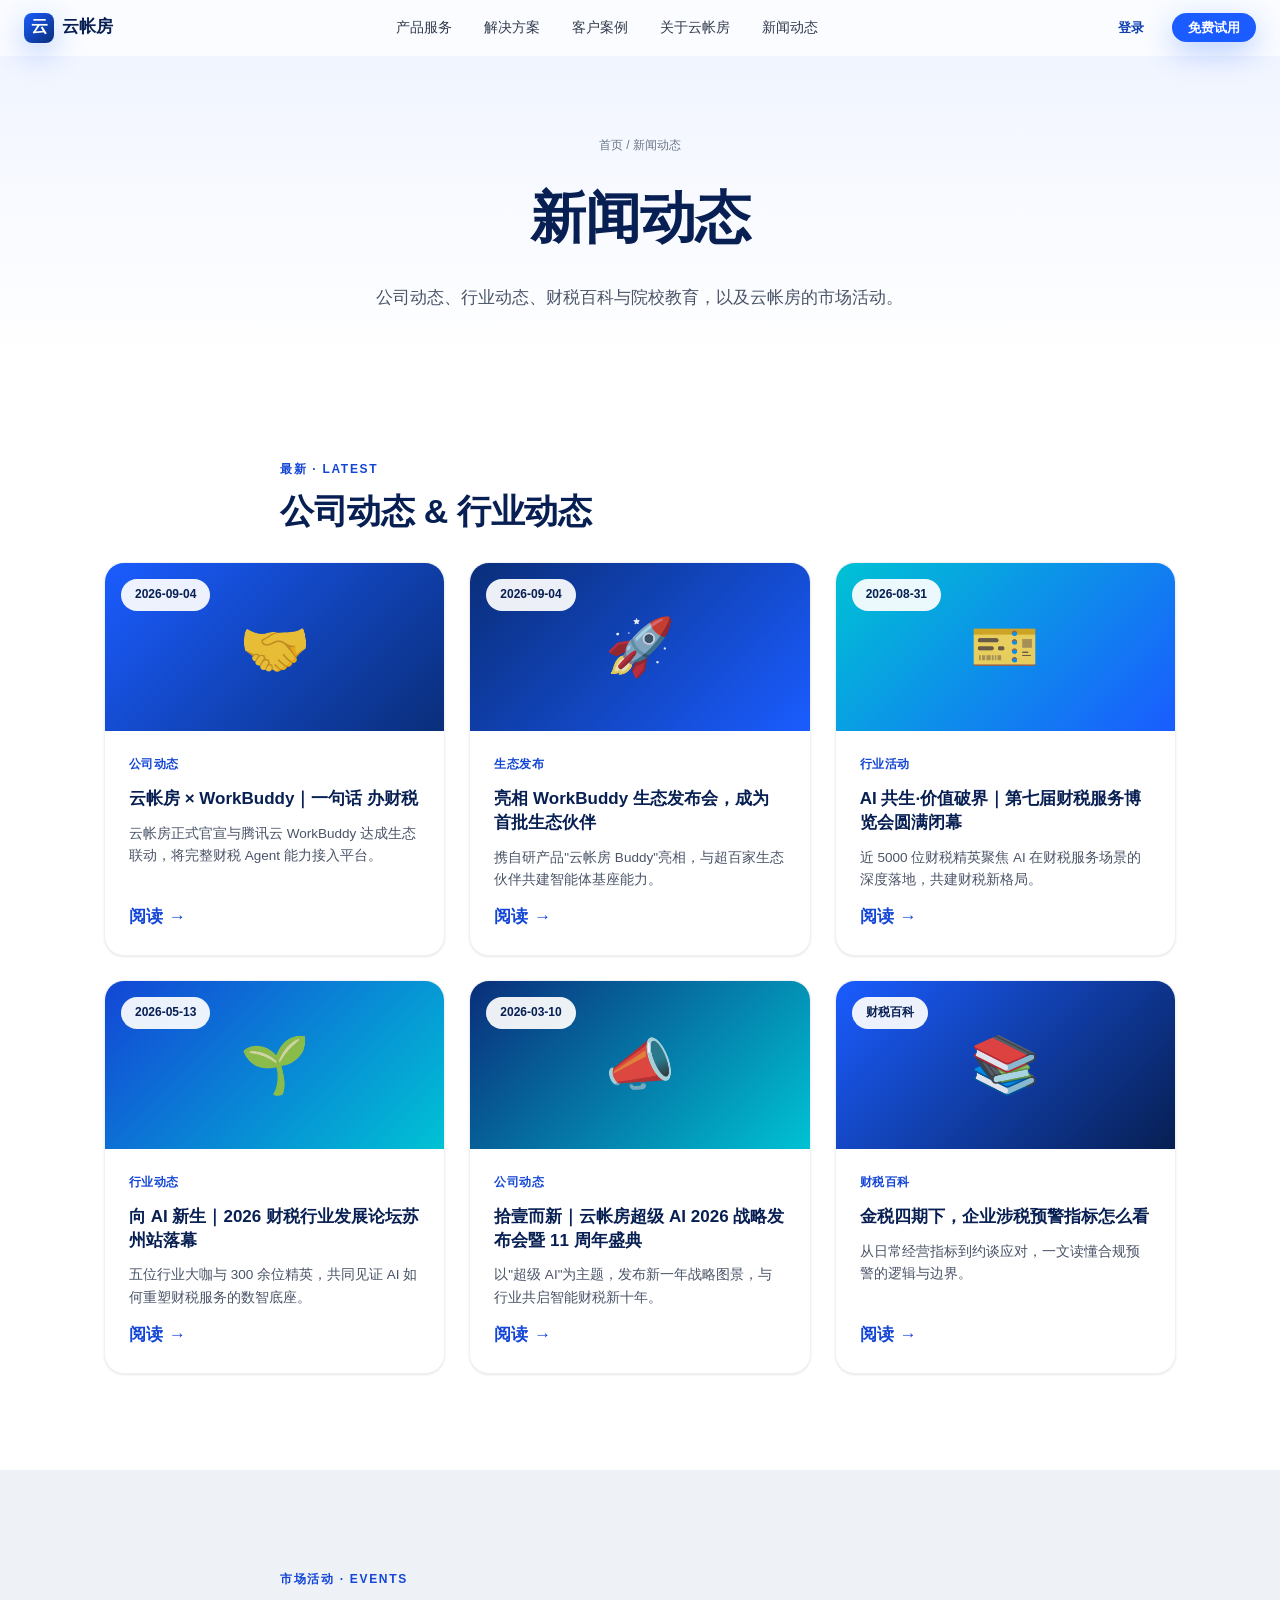
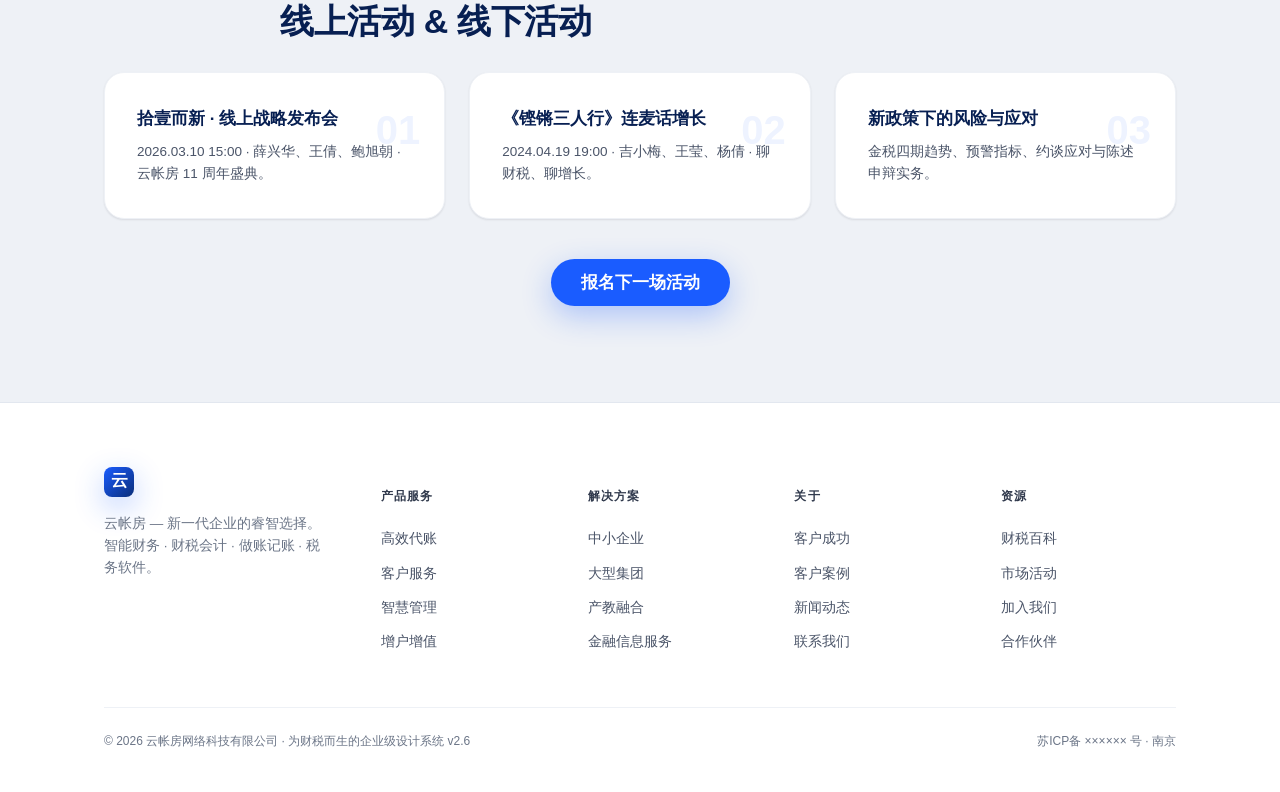
<file: news.html>
<!DOCTYPE html>
<html lang="zh-CN">
<head>
<meta charset="UTF-8" />
<meta name="viewport" content="width=device-width, initial-scale=1.0" />
<title>新闻动态 · 云帐房 YunZhangFang</title>
<meta name="description" content="云帐房新闻动态：公司动态、行业动态、财税百科、院校教育，以及线上线下的市场活动。" />
<link rel="stylesheet" href="assets/styles.css" />
</head>
<body>

<header class="nav" id="nav">
  <a class="nav__brand" href="index.html"><span class="nav__logo">云</span><span class="nav__name">云帐房</span></a>
  <nav class="nav__links" id="navLinks">
    <a class="nav__link" href="products.html">产品服务</a>
    <a class="nav__link" href="solutions.html">解决方案</a>
    <a class="nav__link" href="cases.html">客户案例</a>
    <a class="nav__link" href="about.html">关于云帐房</a>
    <a class="nav__link" href="news.html">新闻动态</a>
  </nav>
  <div class="nav__cta">
    <a class="btn btn--ghost btn--sm" href="about.html#contact">登录</a>
    <a class="btn btn--onbrand btn--sm" href="about.html#contact">免费试用</a>
    <button class="nav__menu-btn" id="menuBtn">☰</button>
  </div>
</header>

<section class="page-hero">
  <div class="container">
    <div class="breadcrumb"><a href="index.html">首页</a> / 新闻动态</div>
    <h1 class="page-hero__title">新闻动态</h1>
    <p class="page-hero__sub">公司动态、行业动态、财税百科与院校教育，以及云帐房的市场活动。</p>
  </div>
</section>

<!-- 新闻列表 -->
<section class="section section--surface">
  <div class="container">
    <div class="section-head reveal" style="text-align:left;margin-bottom:var(--sp-8)">
      <span class="eyebrow">最新 · Latest</span>
      <h2 class="section-title" style="font-size:clamp(24px,3.4vw,34px)">公司动态 & 行业动态</h2>
    </div>
    <div class="news-grid">
      <article class="news-card reveal"><div class="news-card__media"><span class="date">2026-09-04</span><span class="glyph">🤝</span></div><div class="news-card__body"><span class="news-card__cat">公司动态</span><h3 class="news-card__title">云帐房 × WorkBuddy｜一句话 办财税</h3><p class="news-card__excerpt">云帐房正式官宣与腾讯云 WorkBuddy 达成生态联动，将完整财税 Agent 能力接入平台。</p><span class="link-arrow news-card__more">阅读 <span class="arr">→</span></span></div></article>
      <article class="news-card reveal" data-delay="1"><div class="news-card__media" style="background:linear-gradient(135deg,#0A2E7A,#1A5CFF)"><span class="date">2026-09-04</span><span class="glyph">🚀</span></div><div class="news-card__body"><span class="news-card__cat">生态发布</span><h3 class="news-card__title">亮相 WorkBuddy 生态发布会，成为首批生态伙伴</h3><p class="news-card__excerpt">携自研产品"云帐房 Buddy"亮相，与超百家生态伙伴共建智能体基座能力。</p><span class="link-arrow news-card__more">阅读 <span class="arr">→</span></span></div></article>
      <article class="news-card reveal" data-delay="2"><div class="news-card__media" style="background:linear-gradient(135deg,#00C2D4,#1A5CFF)"><span class="date">2026-08-31</span><span class="glyph">🎫</span></div><div class="news-card__body"><span class="news-card__cat">行业活动</span><h3 class="news-card__title">AI 共生·价值破界｜第七届财税服务博览会圆满闭幕</h3><p class="news-card__excerpt">近 5000 位财税精英聚焦 AI 在财税服务场景的深度落地，共建财税新格局。</p><span class="link-arrow news-card__more">阅读 <span class="arr">→</span></span></div></article>
      <article class="news-card reveal"><div class="news-card__media" style="background:linear-gradient(135deg,#1346D6,#00C2D4)"><span class="date">2026-05-13</span><span class="glyph">🌱</span></div><div class="news-card__body"><span class="news-card__cat">行业动态</span><h3 class="news-card__title">向 AI 新生｜2026 财税行业发展论坛苏州站落幕</h3><p class="news-card__excerpt">五位行业大咖与 300 余位精英，共同见证 AI 如何重塑财税服务的数智底座。</p><span class="link-arrow news-card__more">阅读 <span class="arr">→</span></span></div></article>
      <article class="news-card reveal" data-delay="1"><div class="news-card__media" style="background:linear-gradient(135deg,#0A2E7A,#00C2D4)"><span class="date">2026-03-10</span><span class="glyph">📣</span></div><div class="news-card__body"><span class="news-card__cat">公司动态</span><h3 class="news-card__title">拾壹而新｜云帐房超级 AI 2026 战略发布会暨 11 周年盛典</h3><p class="news-card__excerpt">以"超级 AI"为主题，发布新一年战略图景，与行业共启智能财税新十年。</p><span class="link-arrow news-card__more">阅读 <span class="arr">→</span></span></div></article>
      <article class="news-card reveal" data-delay="2"><div class="news-card__media" style="background:linear-gradient(135deg,#1A5CFF,#071F52)"><span class="date">财税百科</span><span class="glyph">📚</span></div><div class="news-card__body"><span class="news-card__cat">财税百科</span><h3 class="news-card__title">金税四期下，企业涉税预警指标怎么看</h3><p class="news-card__excerpt">从日常经营指标到约谈应对，一文读懂合规预警的逻辑与边界。</p><span class="link-arrow news-card__more">阅读 <span class="arr">→</span></span></div></article>
    </div>
  </div>
</section>

<!-- 市场活动 -->
<section class="section section--sunken">
  <div class="container">
    <div class="section-head reveal" style="text-align:left;margin-bottom:var(--sp-8)">
      <span class="eyebrow">市场活动 · Events</span>
      <h2 class="section-title" style="font-size:clamp(24px,3.4vw,34px)">线上活动 & 线下活动</h2>
    </div>
    <div class="steps">
      <div class="step reveal"><div class="step__no">01</div><div class="step__title">拾壹而新 · 线上战略发布会</div><div class="step__desc">2026.03.10 15:00 · 薛兴华、王倩、鲍旭朝 · 云帐房 11 周年盛典。</div></div>
      <div class="step reveal" data-delay="1"><div class="step__no">02</div><div class="step__title">《铿锵三人行》连麦话增长</div><div class="step__desc">2024.04.19 19:00 · 吉小梅、王莹、杨倩 · 聊财税、聊增长。</div></div>
      <div class="step reveal" data-delay="2"><div class="step__no">03</div><div class="step__title">新政策下的风险与应对</div><div class="step__desc">金税四期趋势、预警指标、约谈应对与陈述申辩实务。</div></div>
    </div>
    <div style="text-align:center;margin-top:var(--sp-10)"><a class="btn btn--onbrand btn--lg" href="about.html#contact">报名下一场活动</a></div>
  </div>
</section>

<footer class="footer">
  <div class="container">
    <div class="footer__grid">
      <div class="footer__brand"><span class="nav__logo">云</span><p>云帐房 — 新一代企业的睿智选择。智能财务 · 财税会计 · 做账记账 · 税务软件。</p></div>
      <div class="footer__col"><h5>产品服务</h5><a href="products.html#daizhang">高效代账</a><a href="products.html#service">客户服务</a><a href="products.html#manage">智慧管理</a><a href="products.html#growth">增户增值</a></div>
      <div class="footer__col"><h5>解决方案</h5><a href="solutions.html#smb">中小企业</a><a href="solutions.html#group">大型集团</a><a href="solutions.html#edu">产教融合</a><a href="solutions.html#finance">金融信息服务</a></div>
      <div class="footer__col"><h5>关于</h5><a href="about.html">客户成功</a><a href="cases.html">客户案例</a><a href="news.html">新闻动态</a><a href="about.html#contact">联系我们</a></div>
      <div class="footer__col"><h5>资源</h5><a href="news.html">财税百科</a><a href="news.html">市场活动</a><a href="about.html">加入我们</a><a href="about.html">合作伙伴</a></div>
    </div>
    <div class="footer__bottom"><span>© 2026 云帐房网络科技有限公司 · 为财税而生的企业级设计系统 v2.6</span><span>苏ICP备 ×××××× 号 · 南京</span></div>
  </div>
</footer>
<script src="assets/app.js"></script>
</body>
</html>
</file>
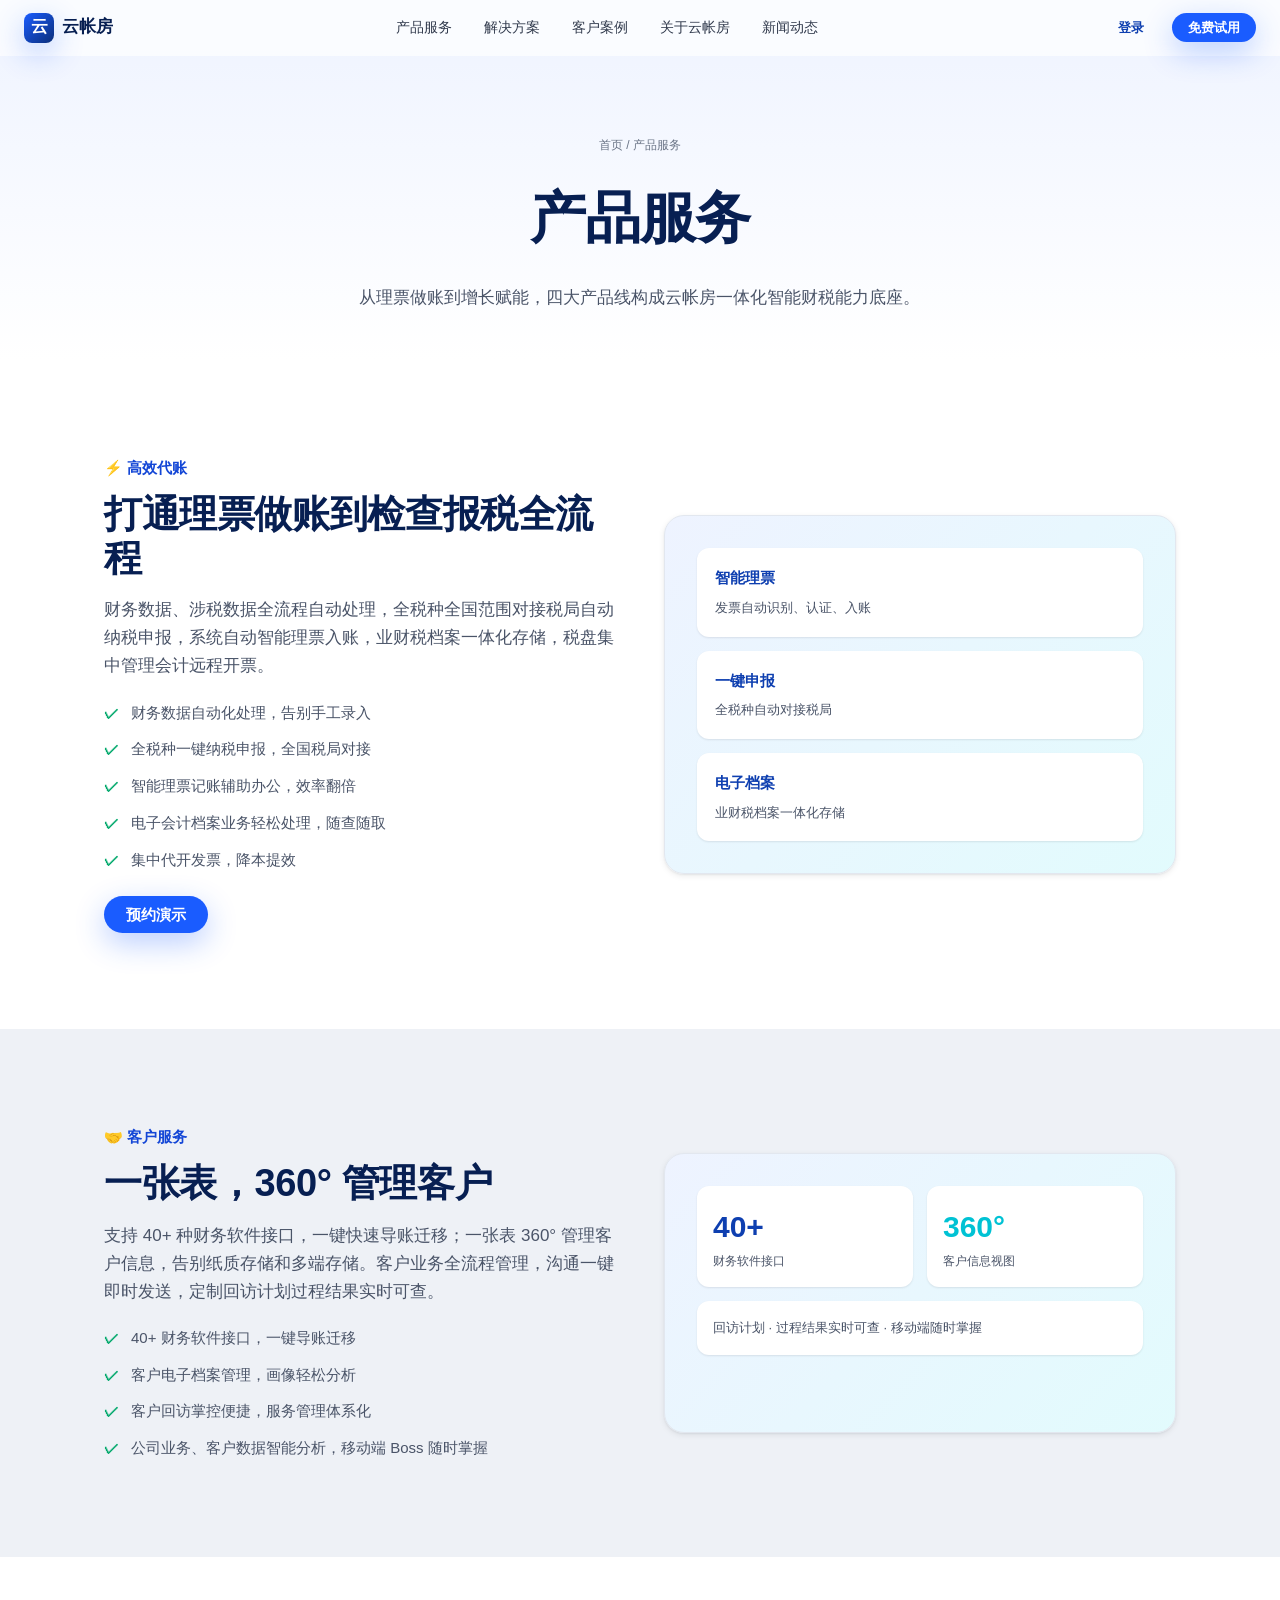
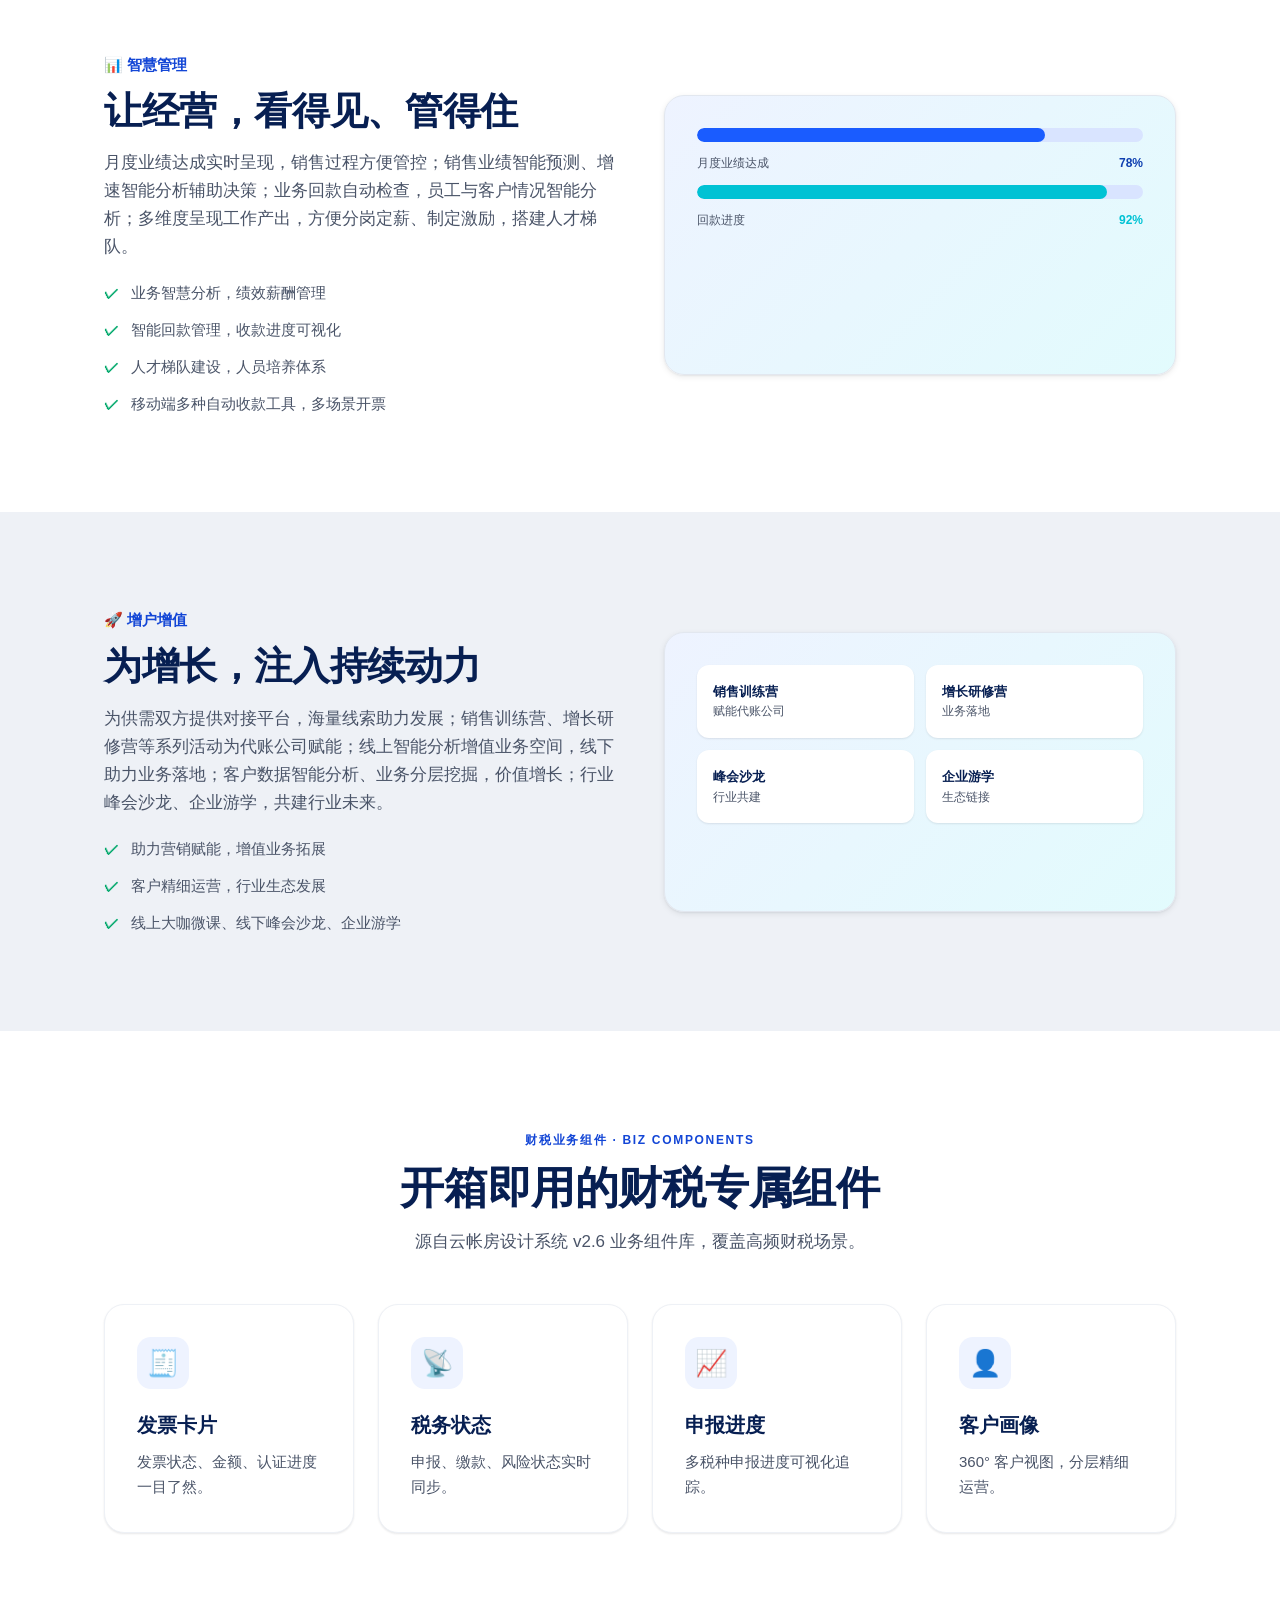
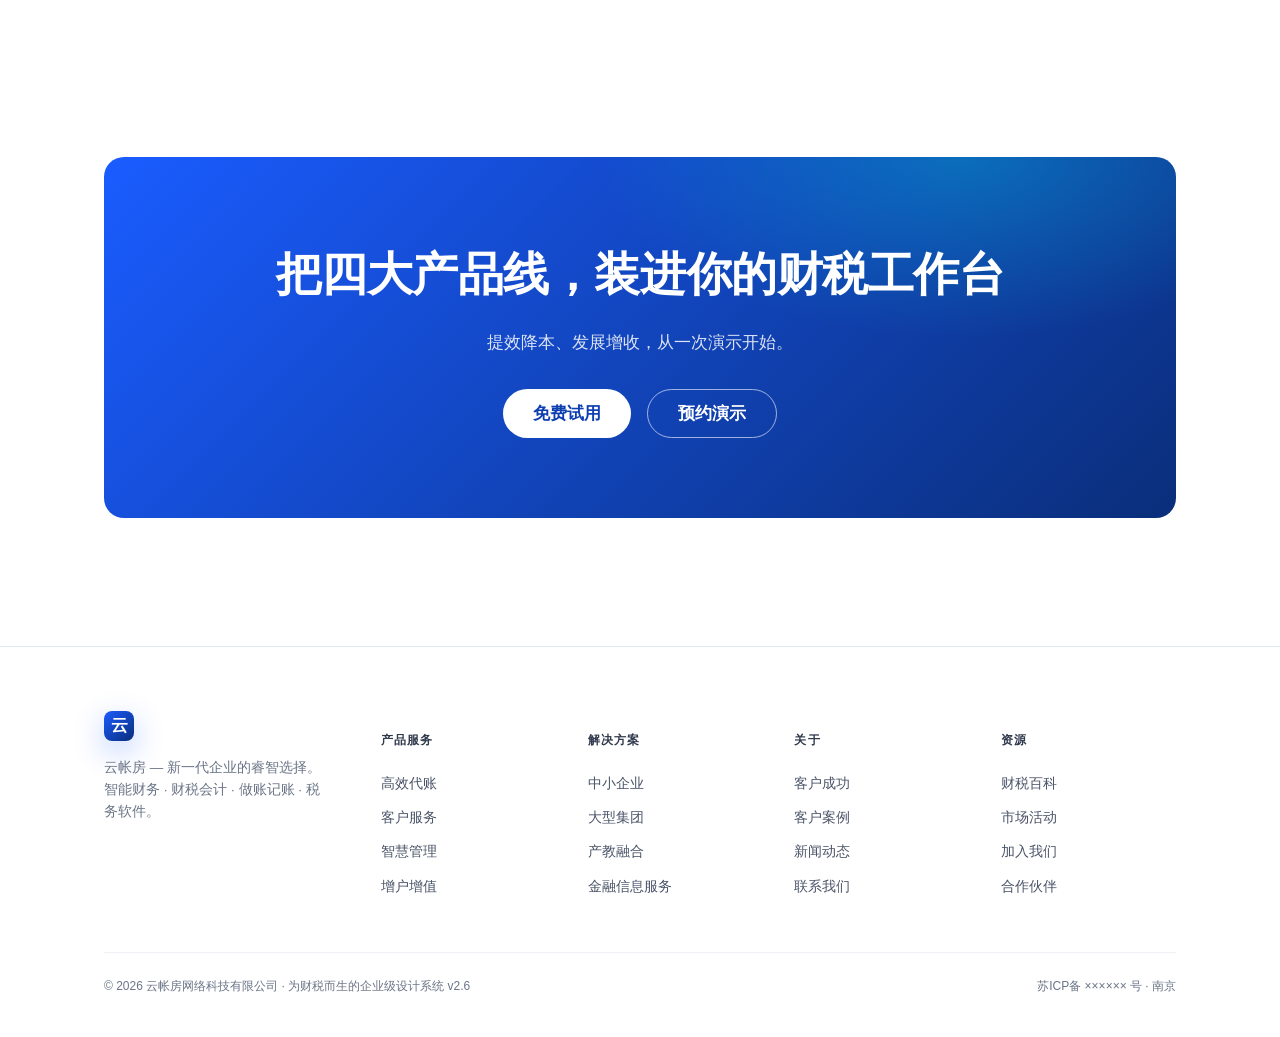
<file: products.html>
<!DOCTYPE html>
<html lang="zh-CN">
<head>
<meta charset="UTF-8" />
<meta name="viewport" content="width=device-width, initial-scale=1.0" />
<title>产品服务 · 云帐房 YunZhangFang</title>
<meta name="description" content="云帐房产品服务：高效代账、客户服务、智慧管理、增户增值，覆盖财税全流程的一体化智能解决方案。" />
<link rel="stylesheet" href="assets/styles.css" />
</head>
<body>

<header class="nav" id="nav">
  <a class="nav__brand" href="index.html"><span class="nav__logo">云</span><span class="nav__name">云帐房</span></a>
  <nav class="nav__links" id="navLinks">
    <a class="nav__link" href="products.html">产品服务</a>
    <a class="nav__link" href="solutions.html">解决方案</a>
    <a class="nav__link" href="cases.html">客户案例</a>
    <a class="nav__link" href="about.html">关于云帐房</a>
    <a class="nav__link" href="news.html">新闻动态</a>
  </nav>
  <div class="nav__cta">
    <a class="btn btn--ghost btn--sm" href="about.html#contact">登录</a>
    <a class="btn btn--onbrand btn--sm" href="about.html#contact">免费试用</a>
    <button class="nav__menu-btn" id="menuBtn">☰</button>
  </div>
</header>

<section class="page-hero">
  <div class="container">
    <div class="breadcrumb"><a href="index.html">首页</a> / 产品服务</div>
    <h1 class="page-hero__title">产品服务</h1>
    <p class="page-hero__sub">从理票做账到增长赋能，四大产品线构成云帐房一体化智能财税能力底座。</p>
  </div>
</section>

<!-- 高效代账 -->
<section class="section section--surface" id="daizhang">
  <div class="container">
    <div class="feature reveal">
      <div>
        <div class="feature__kicker">⚡ 高效代账</div>
        <h2 class="feature__title">打通理票做账到检查报税全流程</h2>
        <p class="feature__desc">财务数据、涉税数据全流程自动处理，全税种全国范围对接税局自动纳税申报，系统自动智能理票入账，业财税档案一体化存储，税盘集中管理会计远程开票。</p>
        <ul class="feature__list">
          <li><span class="ck">✓</span> 财务数据自动化处理，告别手工录入</li>
          <li><span class="ck">✓</span> 全税种一键纳税申报，全国税局对接</li>
          <li><span class="ck">✓</span> 智能理票记账辅助办公，效率翻倍</li>
          <li><span class="ck">✓</span> 电子会计档案业务轻松处理，随查随取</li>
          <li><span class="ck">✓</span> 集中代开发票，降本提效</li>
        </ul>
        <div style="margin-top:var(--sp-6)"><a class="btn btn--onbrand" href="about.html#contact">预约演示</a></div>
      </div>
      <div class="feature__media">
        <div style="display:grid;gap:14px">
          <div style="padding:18px;background:#fff;border-radius:12px;box-shadow:var(--shadow-1)"><strong style="color:var(--yzf-blue-700)">智能理票</strong><p style="color:var(--text-secondary);font-size:13px;margin-top:6px">发票自动识别、认证、入账</p></div>
          <div style="padding:18px;background:#fff;border-radius:12px;box-shadow:var(--shadow-1)"><strong style="color:var(--yzf-blue-700)">一键申报</strong><p style="color:var(--text-secondary);font-size:13px;margin-top:6px">全税种自动对接税局</p></div>
          <div style="padding:18px;background:#fff;border-radius:12px;box-shadow:var(--shadow-1)"><strong style="color:var(--yzf-blue-700)">电子档案</strong><p style="color:var(--text-secondary);font-size:13px;margin-top:6px">业财税档案一体化存储</p></div>
        </div>
      </div>
    </div>
  </div>
</section>

<!-- 客户服务 -->
<section class="section section--sunken" id="service">
  <div class="container">
    <div class="feature feature--reverse reveal">
      <div>
        <div class="feature__kicker">🤝 客户服务</div>
        <h2 class="feature__title">一张表，360° 管理客户</h2>
        <p class="feature__desc">支持 40+ 种财务软件接口，一键快速导账迁移；一张表 360° 管理客户信息，告别纸质存储和多端存储。客户业务全流程管理，沟通一键即时发送，定制回访计划过程结果实时可查。</p>
        <ul class="feature__list">
          <li><span class="ck">✓</span> 40+ 财务软件接口，一键导账迁移</li>
          <li><span class="ck">✓</span> 客户电子档案管理，画像轻松分析</li>
          <li><span class="ck">✓</span> 客户回访掌控便捷，服务管理体系化</li>
          <li><span class="ck">✓</span> 公司业务、客户数据智能分析，移动端 Boss 随时掌握</li>
        </ul>
      </div>
      <div class="feature__media">
        <div style="display:grid;grid-template-columns:1fr 1fr;gap:14px">
          <div style="padding:16px;background:#fff;border-radius:12px;box-shadow:var(--shadow-1)"><div style="font-family:var(--font-num);font-size:30px;font-weight:700;color:var(--yzf-blue-700)">40+</div><div style="font-size:12px;color:var(--text-secondary)">财务软件接口</div></div>
          <div style="padding:16px;background:#fff;border-radius:12px;box-shadow:var(--shadow-1)"><div style="font-family:var(--font-num);font-size:30px;font-weight:700;color:var(--yzf-cyan)">360°</div><div style="font-size:12px;color:var(--text-secondary)">客户信息视图</div></div>
          <div style="padding:16px;background:#fff;border-radius:12px;box-shadow:var(--shadow-1);grid-column:span 2"><div style="font-size:13px;color:var(--text-secondary)">回访计划 · 过程结果实时可查 · 移动端随时掌握</div></div>
        </div>
      </div>
    </div>
  </div>
</section>

<!-- 智慧管理 -->
<section class="section section--surface" id="manage">
  <div class="container">
    <div class="feature reveal">
      <div>
        <div class="feature__kicker">📊 智慧管理</div>
        <h2 class="feature__title">让经营，看得见、管得住</h2>
        <p class="feature__desc">月度业绩达成实时呈现，销售过程方便管控；销售业绩智能预测、增速智能分析辅助决策；业务回款自动检查，员工与客户情况智能分析；多维度呈现工作产出，方便分岗定薪、制定激励，搭建人才梯队。</p>
        <ul class="feature__list">
          <li><span class="ck">✓</span> 业务智慧分析，绩效薪酬管理</li>
          <li><span class="ck">✓</span> 智能回款管理，收款进度可视化</li>
          <li><span class="ck">✓</span> 人才梯队建设，人员培养体系</li>
          <li><span class="ck">✓</span> 移动端多种自动收款工具，多场景开票</li>
        </ul>
      </div>
      <div class="feature__media">
        <div style="display:grid;gap:12px">
          <div style="height:14px;background:var(--yzf-blue-100);border-radius:8px;position:relative;overflow:hidden"><span style="position:absolute;inset:0;width:78%;background:var(--yzf-blue);border-radius:8px"></span></div>
          <div style="display:flex;justify-content:space-between;font-size:12px;color:var(--text-secondary)"><span>月度业绩达成</span><strong style="color:var(--yzf-blue-700)">78%</strong></div>
          <div style="height:14px;background:var(--yzf-blue-100);border-radius:8px;position:relative;overflow:hidden"><span style="position:absolute;inset:0;width:92%;background:var(--yzf-cyan);border-radius:8px"></span></div>
          <div style="display:flex;justify-content:space-between;font-size:12px;color:var(--text-secondary)"><span>回款进度</span><strong style="color:var(--yzf-cyan)">92%</strong></div>
        </div>
      </div>
    </div>
  </div>
</section>

<!-- 增户增值 -->
<section class="section section--sunken" id="growth">
  <div class="container">
    <div class="feature feature--reverse reveal">
      <div>
        <div class="feature__kicker">🚀 增户增值</div>
        <h2 class="feature__title">为增长，注入持续动力</h2>
        <p class="feature__desc">为供需双方提供对接平台，海量线索助力发展；销售训练营、增长研修营等系列活动为代账公司赋能；线上智能分析增值业务空间，线下助力业务落地；客户数据智能分析、业务分层挖掘，价值增长；行业峰会沙龙、企业游学，共建行业未来。</p>
        <ul class="feature__list">
          <li><span class="ck">✓</span> 助力营销赋能，增值业务拓展</li>
          <li><span class="ck">✓</span> 客户精细运营，行业生态发展</li>
          <li><span class="ck">✓</span> 线上大咖微课、线下峰会沙龙、企业游学</li>
        </ul>
      </div>
      <div class="feature__media" style="background:linear-gradient(135deg,#EEF3FF,#E2FBFD)">
        <div style="display:grid;grid-template-columns:repeat(2,1fr);gap:12px">
          <div style="padding:16px;background:#fff;border-radius:12px;box-shadow:var(--shadow-1)"><div style="font-size:13px;font-weight:700;color:var(--c-ink)">销售训练营</div><div style="font-size:12px;color:var(--text-secondary)">赋能代账公司</div></div>
          <div style="padding:16px;background:#fff;border-radius:12px;box-shadow:var(--shadow-1)"><div style="font-size:13px;font-weight:700;color:var(--c-ink)">增长研修营</div><div style="font-size:12px;color:var(--text-secondary)">业务落地</div></div>
          <div style="padding:16px;background:#fff;border-radius:12px;box-shadow:var(--shadow-1)"><div style="font-size:13px;font-weight:700;color:var(--c-ink)">峰会沙龙</div><div style="font-size:12px;color:var(--text-secondary)">行业共建</div></div>
          <div style="padding:16px;background:#fff;border-radius:12px;box-shadow:var(--shadow-1)"><div style="font-size:13px;font-weight:700;color:var(--c-ink)">企业游学</div><div style="font-size:12px;color:var(--text-secondary)">生态链接</div></div>
        </div>
      </div>
    </div>
  </div>
</section>

<!-- 业务组件 -->
<section class="section section--surface">
  <div class="container">
    <div class="section-head reveal">
      <span class="eyebrow">财税业务组件 · Biz Components</span>
      <h2 class="section-title">开箱即用的财税专属组件</h2>
      <p class="section-sub">源自云帐房设计系统 v2.6 业务组件库，覆盖高频财税场景。</p>
    </div>
    <div class="bento">
      <div class="card card--hover col-3 reveal"><div class="card__icon">🧾</div><h3 class="card__title">发票卡片</h3><p class="card__desc">发票状态、金额、认证进度一目了然。</p></div>
      <div class="card card--hover col-3 reveal" data-delay="1"><div class="card__icon">📡</div><h3 class="card__title">税务状态</h3><p class="card__desc">申报、缴款、风险状态实时同步。</p></div>
      <div class="card card--hover col-3 reveal" data-delay="2"><div class="card__icon">📈</div><h3 class="card__title">申报进度</h3><p class="card__desc">多税种申报进度可视化追踪。</p></div>
      <div class="card card--hover col-3 reveal" data-delay="3"><div class="card__icon">👤</div><h3 class="card__title">客户画像</h3><p class="card__desc">360° 客户视图，分层精细运营。</p></div>
    </div>
  </div>
</section>

<section class="section section--surface section--tight">
  <div class="container">
    <div class="cta reveal">
      <h2 class="cta__title">把四大产品线，装进你的财税工作台</h2>
      <p class="cta__sub">提效降本、发展增收，从一次演示开始。</p>
      <div class="cta__actions">
        <a class="btn btn--light btn--lg" href="about.html#contact">免费试用</a>
        <a class="btn btn--white-outline btn--lg" href="about.html#contact">预约演示</a>
      </div>
    </div>
  </div>
</section>

<footer class="footer">
  <div class="container">
    <div class="footer__grid">
      <div class="footer__brand"><span class="nav__logo">云</span><p>云帐房 — 新一代企业的睿智选择。智能财务 · 财税会计 · 做账记账 · 税务软件。</p></div>
      <div class="footer__col"><h5>产品服务</h5><a href="products.html#daizhang">高效代账</a><a href="products.html#service">客户服务</a><a href="products.html#manage">智慧管理</a><a href="products.html#growth">增户增值</a></div>
      <div class="footer__col"><h5>解决方案</h5><a href="solutions.html#smb">中小企业</a><a href="solutions.html#group">大型集团</a><a href="solutions.html#edu">产教融合</a><a href="solutions.html#finance">金融信息服务</a></div>
      <div class="footer__col"><h5>关于</h5><a href="about.html">客户成功</a><a href="cases.html">客户案例</a><a href="news.html">新闻动态</a><a href="about.html#contact">联系我们</a></div>
      <div class="footer__col"><h5>资源</h5><a href="news.html">财税百科</a><a href="news.html">市场活动</a><a href="about.html">加入我们</a><a href="about.html">合作伙伴</a></div>
    </div>
    <div class="footer__bottom"><span>© 2026 云帐房网络科技有限公司 · 为财税而生的企业级设计系统 v2.6</span><span>苏ICP备 ×××××× 号 · 南京</span></div>
  </div>
</footer>
<script src="assets/app.js"></script>
</body>
</html>
</file>
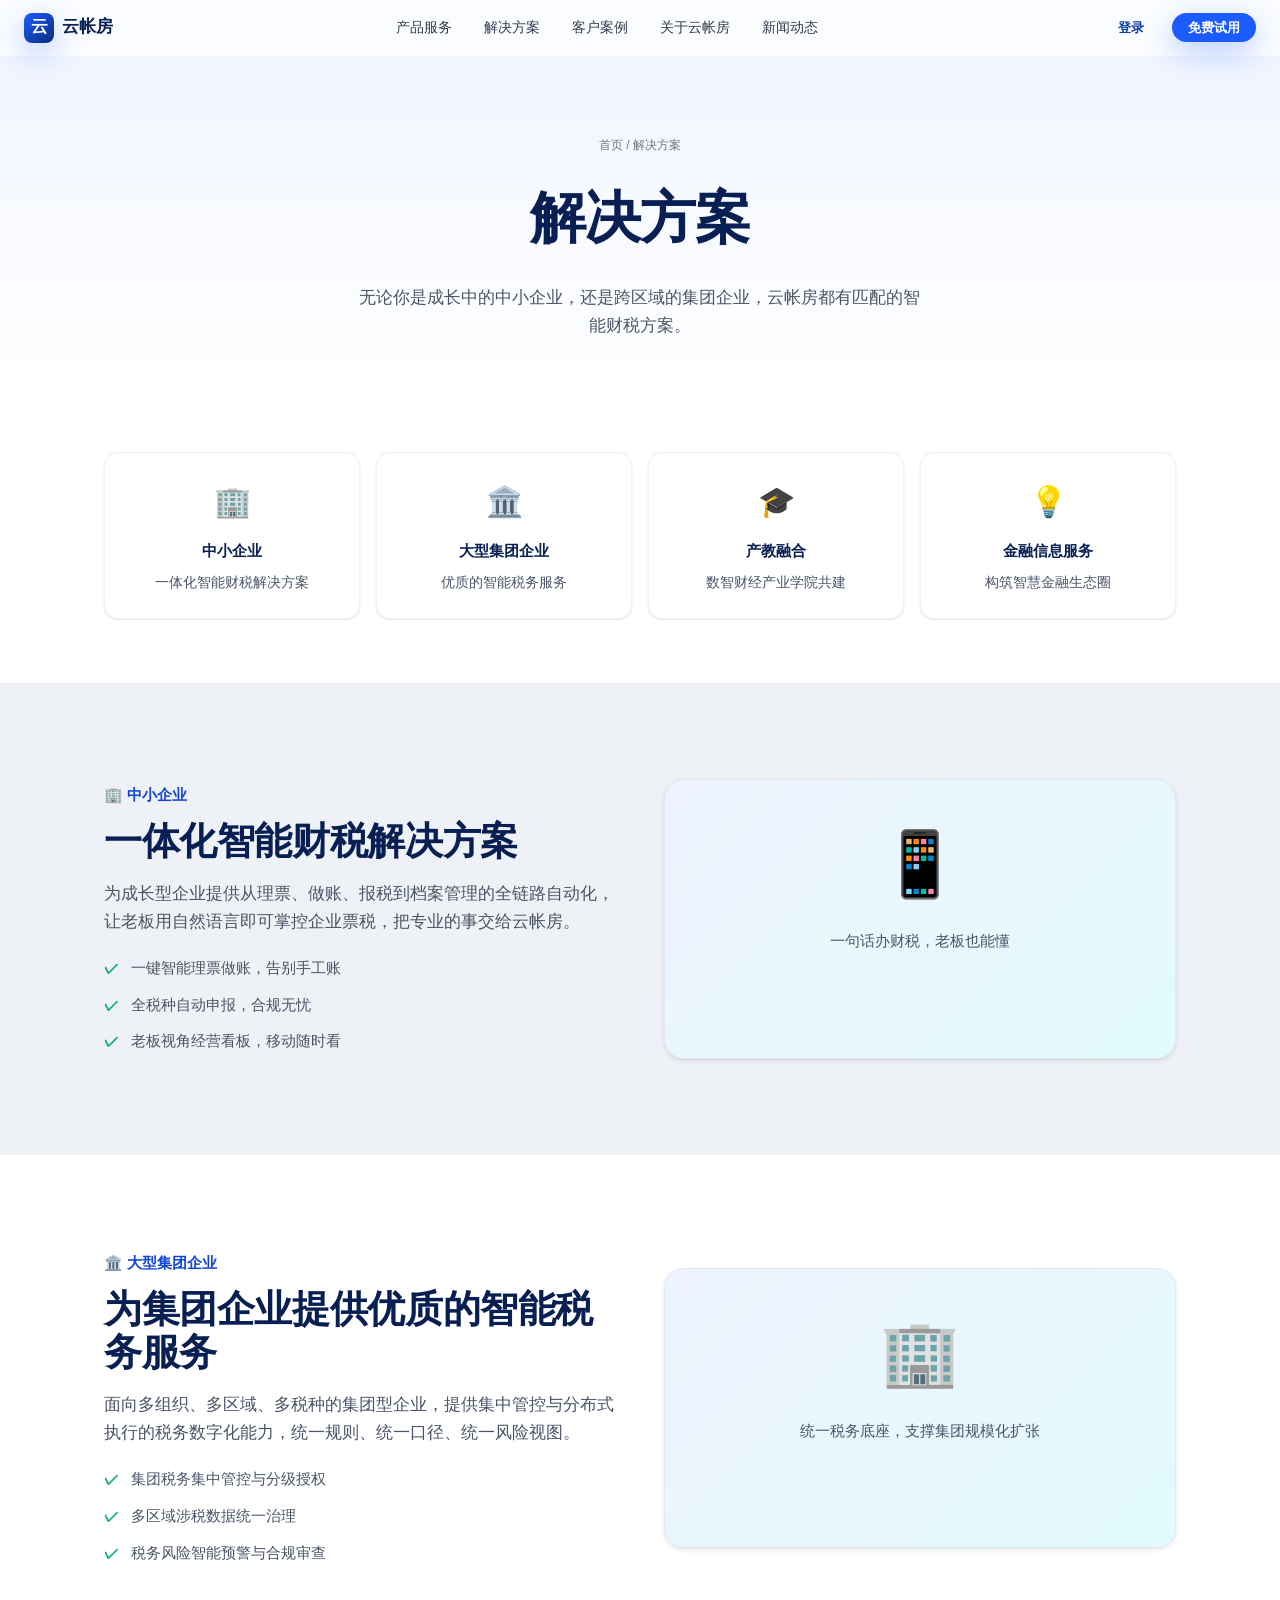
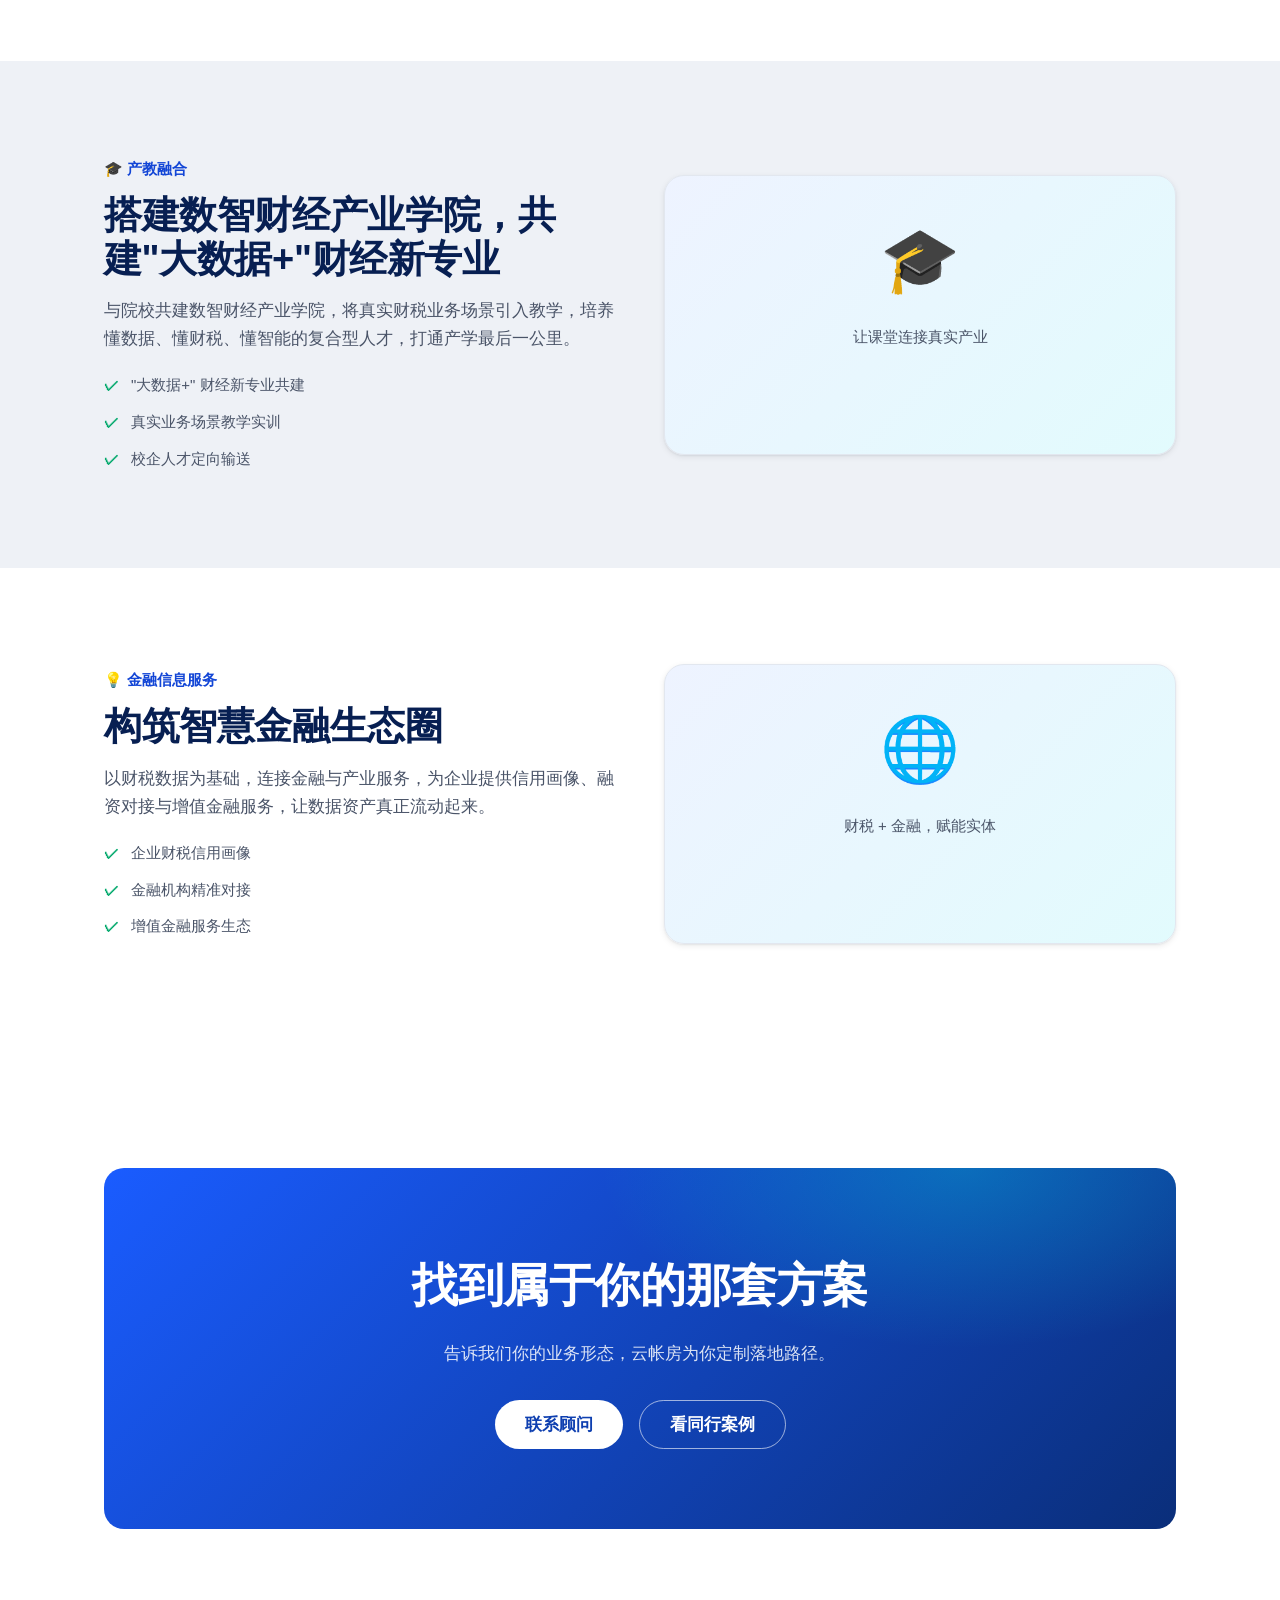
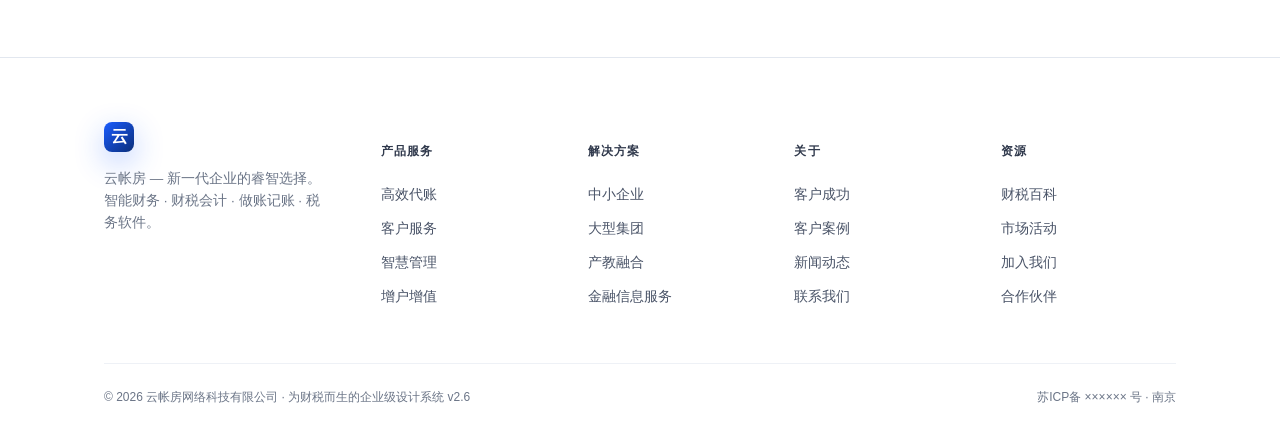
<file: solutions.html>
<!DOCTYPE html>
<html lang="zh-CN">
<head>
<meta charset="UTF-8" />
<meta name="viewport" content="width=device-width, initial-scale=1.0" />
<title>解决方案 · 云帐房 YunZhangFang</title>
<meta name="description" content="云帐房解决方案：面向中小企业、大型集团企业、产教融合与金融信息服务的智能财税方案。" />
<link rel="stylesheet" href="assets/styles.css" />
</head>
<body>

<header class="nav" id="nav">
  <a class="nav__brand" href="index.html"><span class="nav__logo">云</span><span class="nav__name">云帐房</span></a>
  <nav class="nav__links" id="navLinks">
    <a class="nav__link" href="products.html">产品服务</a>
    <a class="nav__link" href="solutions.html">解决方案</a>
    <a class="nav__link" href="cases.html">客户案例</a>
    <a class="nav__link" href="about.html">关于云帐房</a>
    <a class="nav__link" href="news.html">新闻动态</a>
  </nav>
  <div class="nav__cta">
    <a class="btn btn--ghost btn--sm" href="about.html#contact">登录</a>
    <a class="btn btn--onbrand btn--sm" href="about.html#contact">免费试用</a>
    <button class="nav__menu-btn" id="menuBtn">☰</button>
  </div>
</header>

<section class="page-hero">
  <div class="container">
    <div class="breadcrumb"><a href="index.html">首页</a> / 解决方案</div>
    <h1 class="page-hero__title">解决方案</h1>
    <p class="page-hero__sub">无论你是成长中的中小企业，还是跨区域的集团企业，云帐房都有匹配的智能财税方案。</p>
  </div>
</section>

<section class="section section--surface section--tight">
  <div class="container">
    <div class="segment-strip">
      <a class="segment reveal" href="#smb"><div class="segment__icon">🏢</div><div class="segment__name">中小企业</div><div class="segment__desc">一体化智能财税解决方案</div></a>
      <a class="segment reveal" data-delay="1" href="#group"><div class="segment__icon">🏛️</div><div class="segment__name">大型集团企业</div><div class="segment__desc">优质的智能税务服务</div></a>
      <a class="segment reveal" data-delay="2" href="#edu"><div class="segment__icon">🎓</div><div class="segment__name">产教融合</div><div class="segment__desc">数智财经产业学院共建</div></a>
      <a class="segment reveal" data-delay="3" href="#finance"><div class="segment__icon">💡</div><div class="segment__name">金融信息服务</div><div class="segment__desc">构筑智慧金融生态圈</div></a>
    </div>
  </div>
</section>

<!-- 中小企业 -->
<section class="section section--sunken" id="smb">
  <div class="container">
    <div class="feature reveal">
      <div>
        <div class="feature__kicker">🏢 中小企业</div>
        <h2 class="feature__title">一体化智能财税解决方案</h2>
        <p class="feature__desc">为成长型企业提供从理票、做账、报税到档案管理的全链路自动化，让老板用自然语言即可掌控企业票税，把专业的事交给云帐房。</p>
        <ul class="feature__list">
          <li><span class="ck">✓</span> 一键智能理票做账，告别手工账</li>
          <li><span class="ck">✓</span> 全税种自动申报，合规无忧</li>
          <li><span class="ck">✓</span> 老板视角经营看板，移动随时看</li>
        </ul>
      </div>
      <div class="feature__media"><div style="font-size:64px;text-align:center">📱</div><p style="text-align:center;color:var(--text-secondary);margin-top:12px">一句话办财税，老板也能懂</p></div>
    </div>
  </div>
</section>

<!-- 大型集团 -->
<section class="section section--surface" id="group">
  <div class="container">
    <div class="feature feature--reverse reveal">
      <div>
        <div class="feature__kicker">🏛️ 大型集团企业</div>
        <h2 class="feature__title">为集团企业提供优质的智能税务服务</h2>
        <p class="feature__desc">面向多组织、多区域、多税种的集团型企业，提供集中管控与分布式执行的税务数字化能力，统一规则、统一口径、统一风险视图。</p>
        <ul class="feature__list">
          <li><span class="ck">✓</span> 集团税务集中管控与分级授权</li>
          <li><span class="ck">✓</span> 多区域涉税数据统一治理</li>
          <li><span class="ck">✓</span> 税务风险智能预警与合规审查</li>
        </ul>
      </div>
      <div class="feature__media"><div style="font-size:64px;text-align:center">🏢</div><p style="text-align:center;color:var(--text-secondary);margin-top:12px">统一税务底座，支撑集团规模化扩张</p></div>
    </div>
  </div>
</section>

<!-- 产教融合 -->
<section class="section section--sunken" id="edu">
  <div class="container">
    <div class="feature reveal">
      <div>
        <div class="feature__kicker">🎓 产教融合</div>
        <h2 class="feature__title">搭建数智财经产业学院，共建"大数据+"财经新专业</h2>
        <p class="feature__desc">与院校共建数智财经产业学院，将真实财税业务场景引入教学，培养懂数据、懂财税、懂智能的复合型人才，打通产学最后一公里。</p>
        <ul class="feature__list">
          <li><span class="ck">✓</span> "大数据+" 财经新专业共建</li>
          <li><span class="ck">✓</span> 真实业务场景教学实训</li>
          <li><span class="ck">✓</span> 校企人才定向输送</li>
        </ul>
      </div>
      <div class="feature__media"><div style="font-size:64px;text-align:center">🎓</div><p style="text-align:center;color:var(--text-secondary);margin-top:12px">让课堂连接真实产业</p></div>
    </div>
  </div>
</section>

<!-- 金融信息服务 -->
<section class="section section--surface" id="finance">
  <div class="container">
    <div class="feature feature--reverse reveal">
      <div>
        <div class="feature__kicker">💡 金融信息服务</div>
        <h2 class="feature__title">构筑智慧金融生态圈</h2>
        <p class="feature__desc">以财税数据为基础，连接金融与产业服务，为企业提供信用画像、融资对接与增值金融服务，让数据资产真正流动起来。</p>
        <ul class="feature__list">
          <li><span class="ck">✓</span> 企业财税信用画像</li>
          <li><span class="ck">✓</span> 金融机构精准对接</li>
          <li><span class="ck">✓</span> 增值金融服务生态</li>
        </ul>
      </div>
      <div class="feature__media" style="background:linear-gradient(135deg,#EEF3FF,#E2FBFD)"><div style="font-size:64px;text-align:center">🌐</div><p style="text-align:center;color:var(--text-secondary);margin-top:12px">财税 + 金融，赋能实体</p></div>
    </div>
  </div>
</section>

<section class="section section--surface section--tight">
  <div class="container">
    <div class="cta reveal">
      <h2 class="cta__title">找到属于你的那套方案</h2>
      <p class="cta__sub">告诉我们你的业务形态，云帐房为你定制落地路径。</p>
      <div class="cta__actions"><a class="btn btn--light btn--lg" href="about.html#contact">联系顾问</a><a class="btn btn--white-outline btn--lg" href="cases.html">看同行案例</a></div>
    </div>
  </div>
</section>

<footer class="footer">
  <div class="container">
    <div class="footer__grid">
      <div class="footer__brand"><span class="nav__logo">云</span><p>云帐房 — 新一代企业的睿智选择。智能财务 · 财税会计 · 做账记账 · 税务软件。</p></div>
      <div class="footer__col"><h5>产品服务</h5><a href="products.html#daizhang">高效代账</a><a href="products.html#service">客户服务</a><a href="products.html#manage">智慧管理</a><a href="products.html#growth">增户增值</a></div>
      <div class="footer__col"><h5>解决方案</h5><a href="solutions.html#smb">中小企业</a><a href="solutions.html#group">大型集团</a><a href="solutions.html#edu">产教融合</a><a href="solutions.html#finance">金融信息服务</a></div>
      <div class="footer__col"><h5>关于</h5><a href="about.html">客户成功</a><a href="cases.html">客户案例</a><a href="news.html">新闻动态</a><a href="about.html#contact">联系我们</a></div>
      <div class="footer__col"><h5>资源</h5><a href="news.html">财税百科</a><a href="news.html">市场活动</a><a href="about.html">加入我们</a><a href="about.html">合作伙伴</a></div>
    </div>
    <div class="footer__bottom"><span>© 2026 云帐房网络科技有限公司 · 为财税而生的企业级设计系统 v2.6</span><span>苏ICP备 ×××××× 号 · 南京</span></div>
  </div>
</footer>
<script src="assets/app.js"></script>
</body>
</html>
</file>
<file: assets/styles.css>
/* ============================================================
   云帐房 Design System v2.6  ×  Apple-inspired Layout
   设计令牌来源：云帐房设计系统（色彩/字体/形状/层级/间距/动效）
   布局语言：Apple.com（留白、超大标题、半透明吸顶导航、bento、滚动揭示）
   ============================================================ */

:root {
  /* ---- 品牌色 Brand ---- */
  --yzf-blue: #1A5CFF;
  --yzf-blue-50: #EEF3FF;
  --yzf-blue-100: #D9E4FF;
  --yzf-blue-200: #B3C9FF;
  --yzf-blue-300: #7FA3FF;
  --yzf-blue-400: #4A7CFF;
  --yzf-blue-500: #1A5CFF;
  --yzf-blue-600: #1346D6;
  --yzf-blue-700: #0E3FB0;
  --yzf-blue-800: #0A2E7A;
  --yzf-blue-900: #071F52;
  --yzf-cyan: #00C2D4;
  --yzf-cyan-soft: #E2FBFD;

  --yzf-success: #00A86B;
  --yzf-success-soft: #E6F7F0;
  --yzf-warning: #FF8A00;
  --yzf-warning-soft: #FFF3E0;
  --yzf-danger: #E8483B;
  --yzf-danger-soft: #FDECEA;
  --yzf-info: #1A5CFF;
  --yzf-info-soft: #EEF3FF;
  /* 涨跌色（中国惯例：涨=红 / 跌=绿） */
  --yzf-up: #E8483B;
  --yzf-up-soft: #FDECEA;
  --yzf-down: #00A86B;
  --yzf-down-soft: #E6F7F0;

  /* ---- 中性灰 Neutral ---- */
  --c-gray-0: #FFFFFF;
  --c-gray-25: #FBFCFE;
  --c-gray-50: #F5F7FA;
  --c-gray-100: #EEF1F6;
  --c-gray-200: #E2E7EF;
  --c-gray-300: #CBD2DE;
  --c-gray-400: #9AA4B5;
  --c-gray-500: #6B7587;
  --c-gray-600: #4A5468;
  --c-gray-700: #313A4D;
  --c-gray-800: #1E2533;
  --c-gray-900: #11161F;
  --c-ink: #071F52;

  /* ---- 背景 / 文本 / 边框 ---- */
  --bg-page: #F5F7FA;
  --bg-surface: #FFFFFF;
  --bg-surface-2: #FBFCFE;
  --bg-sunken: #EEF1F6;
  --bg-brand: linear-gradient(135deg, #1A5CFF 0%, #0A2E7A 100%);
  --bg-brand-soft: linear-gradient(135deg, #EEF3FF 0%, #E2FBFD 100%);
  --text-primary: #11161F;
  --text-secondary: #4A5468;
  --text-tertiary: #6B7587;
  --text-on-brand: #FFFFFF;
  --text-disabled: #9AA4B5;
  --border-subtle: #EEF1F6;
  --border-default: #E2E7EF;
  --border-strong: #CBD2DE;

  /* ---- 阴影 Elevation ---- */
  --shadow-1: 0 1px 2px rgba(17,22,31,.06), 0 1px 3px rgba(17,22,31,.04);
  --shadow-2: 0 2px 6px rgba(17,22,31,.08), 0 1px 2px rgba(17,22,31,.06);
  --shadow-3: 0 6px 16px rgba(17,22,31,.10), 0 2px 6px rgba(17,22,31,.06);
  --shadow-4: 0 12px 28px rgba(17,22,31,.14);
  --shadow-brand: 0 10px 30px rgba(26,92,255,.30);

  /* ---- 圆角 Radius ---- */
  --radius-xs: 4px;
  --radius-sm: 6px;
  --radius-md: 10px;
  --radius-lg: 14px;
  --radius-xl: 20px;
  --radius-pill: 999px;

  /* ---- 间距 Spacing ---- */
  --sp-1: 4px; --sp-2: 8px; --sp-3: 12px; --sp-4: 16px;
  --sp-5: 20px; --sp-6: 24px; --sp-8: 32px; --sp-10: 40px;
  --sp-12: 48px; --sp-16: 64px; --sp-20: 80px; --sp-24: 96px;

  /* ---- 字体 Font ---- */
  --font-sans: "PingFang SC", "Microsoft YaHei", "Hiragino Sans GB",
    -apple-system, BlinkMacSystemFont, "Segoe UI", Roboto, "Helvetica Neue", Arial, sans-serif;
  --font-mono: "JetBrains Mono", "SFMono-Regular", "Roboto Mono", Consolas, "Liberation Mono", monospace;
  --font-num: "DIN Alternate", "Bahnschrift", var(--font-sans);

  /* ---- 字号 Type Scale ---- */
  --fs-display: 44px; --lh-display: 1.15;
  --fs-h1: 32px; --lh-h1: 1.25;
  --fs-h2: 26px; --lh-h2: 1.3;
  --fs-h3: 20px; --lh-h3: 1.4;
  --fs-h4: 17px; --lh-h4: 1.45;
  --fs-body: 15px; --lh-body: 1.65;
  --fs-body-sm: 13.5px; --lh-body-sm: 1.6;
  --fs-caption: 12px; --lh-caption: 1.5;

  /* ---- 动效 Motion ---- */
  --ease-standard: cubic-bezier(.2,.7,.2,1);
  --ease-emphasized: cubic-bezier(.3,.9,.2,1);
  --dur-fast: .15s; --dur-base: .25s; --dur-slow: .4s;

  /* ---- 容器 ---- */
  --container: 1120px;
  --container-wide: 1280px;
  --nav-h: 56px;
}

/* ============================ Reset / Base ============================ */
*, *::before, *::after { box-sizing: border-box; }
html { scroll-behavior: smooth; -webkit-text-size-adjust: 100%; }
body {
  margin: 0;
  font-family: var(--font-sans);
  font-size: var(--fs-body);
  line-height: var(--lh-body);
  color: var(--text-primary);
  background: var(--bg-page);
  -webkit-font-smoothing: antialiased;
  text-rendering: optimizeLegibility;
}
h1,h2,h3,h4,p,figure,ul,ol { margin: 0; }
ul,ol { padding: 0; list-style: none; }
a { color: inherit; text-decoration: none; }
img,svg { display: block; max-width: 100%; }
button { font-family: inherit; cursor: pointer; border: none; background: none; }
::selection { background: var(--yzf-blue-200); color: var(--c-ink); }

/* ============================ Layout ============================ */
.container { width: 100%; max-width: var(--container); margin: 0 auto; padding: 0 var(--sp-6); }
.container-wide { max-width: var(--container-wide); }
.section { padding: var(--sp-24) 0; }
.section--tight { padding: var(--sp-16) 0; }
.section--blue { background: var(--bg-brand); color: var(--text-on-brand); }
.section--sunken { background: var(--bg-sunken); }
.section--surface { background: var(--bg-surface); }
.section--soft { background: var(--bg-surface-2); }

.section-head { max-width: 720px; margin: 0 auto var(--sp-12); text-align: center; }
.eyebrow {
  display: inline-block; font-size: var(--fs-caption); font-weight: 600;
  letter-spacing: .14em; text-transform: uppercase; color: var(--yzf-blue-600);
  margin-bottom: var(--sp-3);
}
.section-title {
  font-size: clamp(28px, 4.4vw, 44px); line-height: 1.12; font-weight: 700;
  letter-spacing: -.01em; color: var(--c-ink);
}
.section--blue .section-title { color: #fff; }
.section-sub { margin-top: var(--sp-4); font-size: var(--fs-h4); color: var(--text-secondary); }
.section--blue .section-sub { color: rgba(255,255,255,.82); }

/* ============================ Navigation ============================ */
.nav {
  position: fixed; top: 0; left: 0; right: 0; height: var(--nav-h); z-index: 1000;
  display: flex; align-items: center; justify-content: space-between;
  padding: 0 var(--sp-6);
  background: rgba(255,255,255,.72);
  backdrop-filter: saturate(180%) blur(20px);
  -webkit-backdrop-filter: saturate(180%) blur(20px);
  border-bottom: 1px solid transparent;
  transition: background var(--dur-base) var(--ease-standard),
              border-color var(--dur-base) var(--ease-standard);
}
.nav.is-scrolled { background: rgba(255,255,255,.86); border-bottom-color: var(--border-default); }
.nav__brand { display: flex; align-items: center; gap: var(--sp-2); font-weight: 700; color: var(--c-ink); }
.nav__logo {
  width: 30px; height: 30px; border-radius: 8px; display: grid; place-items: center;
  background: var(--bg-brand); color: #fff; font-size: 17px; font-weight: 700;
  box-shadow: var(--shadow-brand);
}
.nav__name { font-size: 17px; letter-spacing: -.01em; }
.nav__links { display: flex; align-items: center; gap: var(--sp-2); }
.nav__link {
  padding: var(--sp-2) var(--sp-3); border-radius: var(--radius-pill);
  font-size: 14px; color: var(--c-gray-700); font-weight: 500;
  transition: color var(--dur-fast), background var(--dur-fast);
}
.nav__link:hover { color: var(--yzf-blue-700); background: var(--yzf-blue-50); }
.nav__cta { display: flex; align-items: center; gap: var(--sp-3); }
.nav__menu-btn { display: none; width: 40px; height: 40px; border-radius: 10px; font-size: 20px; color: var(--c-ink); }
.nav__menu-btn:hover { background: var(--bg-sunken); }

/* ============================ Buttons ============================ */
.btn {
  display: inline-flex; align-items: center; justify-content: center; gap: var(--sp-2);
  padding: 11px 22px; border-radius: var(--radius-pill); font-size: 15px; font-weight: 600;
  line-height: 1; white-space: nowrap; cursor: pointer;
  transition: transform var(--dur-fast) var(--ease-standard),
              box-shadow var(--dur-base) var(--ease-standard),
              background var(--dur-base), color var(--dur-base), border-color var(--dur-base);
}
.btn:active { transform: scale(.97); }
.btn--onbrand { background: var(--yzf-blue); color: #fff; box-shadow: var(--shadow-brand); }
.btn--onbrand:hover { background: var(--yzf-blue-600); }
.btn--outline { background: transparent; color: var(--yzf-blue-700); border: 1.5px solid var(--yzf-blue-200); }
.btn--outline:hover { border-color: var(--yzf-blue); background: var(--yzf-blue-50); }
.btn--ghost { background: transparent; color: var(--yzf-blue-700); }
.btn--ghost:hover { background: var(--yzf-blue-50); }
.btn--light { background: #fff; color: var(--yzf-blue-700); }
.btn--light:hover { background: var(--yzf-blue-50); }
.btn--white-outline { background: transparent; color: #fff; border: 1.5px solid rgba(255,255,255,.6); }
.btn--white-outline:hover { background: rgba(255,255,255,.14); border-color: #fff; }
.btn--lg { padding: 15px 30px; font-size: 17px; }
.btn--sm { padding: 8px 16px; font-size: 13px; }
.link-arrow { color: var(--yzf-blue-600); font-weight: 600; font-size: var(--fs-h4); display: inline-flex; align-items: center; gap: 6px; }
.link-arrow:hover { gap: 10px; }
.link-arrow .arr { transition: transform var(--dur-base) var(--ease-standard); }
.link-arrow:hover .arr { transform: translateX(3px); }
.section--blue .link-arrow { color: #fff; }

/* ============================ Hero ============================ */
.hero {
  position: relative; padding: calc(var(--nav-h) + var(--sp-24)) 0 var(--sp-20);
  text-align: center; overflow: hidden;
  background:
    radial-gradient(1200px 500px at 50% -10%, rgba(26,92,255,.12), transparent 60%),
    radial-gradient(800px 400px at 85% 10%, rgba(0,194,212,.10), transparent 60%),
    var(--bg-surface);
}
.hero__eyebrow { color: var(--yzf-blue-600); }
.hero__title {
  font-size: clamp(40px, 7vw, 76px); line-height: 1.05; font-weight: 700;
  letter-spacing: -.02em; color: var(--c-ink); max-width: 16ch; margin: 0 auto;
}
.hero__title .grad {
  background: var(--bg-brand); -webkit-background-clip: text; background-clip: text;
  -webkit-text-fill-color: transparent; color: transparent;
}
.hero__sub { margin: var(--sp-6) auto 0; max-width: 60ch; font-size: clamp(17px, 2.2vw, 21px); color: var(--text-secondary); }
.hero__actions { margin-top: var(--sp-8); display: flex; gap: var(--sp-4); justify-content: center; flex-wrap: wrap; }
.hero__visual {
  margin: var(--sp-16) auto 0; max-width: var(--container-wide); position: relative;
}
.hero__device {
  border-radius: var(--radius-xl); overflow: hidden; box-shadow: var(--shadow-4);
  border: 1px solid var(--border-default); background: var(--bg-surface);
}
.hero__device-bar { height: 38px; background: var(--bg-sunken); display: flex; align-items: center; gap: 6px; padding: 0 14px; border-bottom: 1px solid var(--border-default); }
.hero__device-bar span { width: 10px; height: 10px; border-radius: 50%; background: var(--c-gray-300); }
.hero__device-bar span:first-child { background: #ff5f57; }
.hero__device-bar span:nth-child(2) { background: #febc2e; }
.hero__device-bar span:nth-child(3) { background: #28c840; }
.hero__device-body { padding: var(--sp-8); display: grid; grid-template-columns: 1.1fr 1fr; gap: var(--sp-6); text-align: left; }
.hero__glow { position: absolute; inset: -40px -20px auto; height: 200px; background: radial-gradient(closest-side, rgba(26,92,255,.18), transparent); filter: blur(20px); z-index: -1; }

/* ============================ Stats band ============================ */
.stats { display: grid; grid-template-columns: repeat(4, 1fr); gap: var(--sp-6); }
.stat { text-align: center; padding: var(--sp-6) var(--sp-3); }
.stat__num { font-family: var(--font-num); font-size: clamp(34px, 5vw, 52px); font-weight: 700; color: #fff; line-height: 1; letter-spacing: -.02em; }
.stat__num .unit { font-size: .5em; margin-left: 4px; font-weight: 600; }
.stat__label { margin-top: var(--sp-3); color: rgba(255,255,255,.82); font-size: var(--fs-body); }

/* ============================ Bento / Cards ============================ */
.bento { display: grid; grid-template-columns: repeat(12, 1fr); gap: var(--sp-6); }
.card {
  background: var(--bg-surface); border: 1px solid var(--border-subtle);
  border-radius: var(--radius-xl); padding: var(--sp-8); box-shadow: var(--shadow-1);
  transition: transform var(--dur-base) var(--ease-standard), box-shadow var(--dur-base) var(--ease-standard), border-color var(--dur-base);
}
.card--hover:hover { transform: translateY(-4px); box-shadow: var(--shadow-3); border-color: var(--border-default); }
.card__icon {
  width: 52px; height: 52px; border-radius: 14px; display: grid; place-items: center;
  background: var(--yzf-blue-50); color: var(--yzf-blue-600); font-size: 26px; margin-bottom: var(--sp-5);
}
.card__title { font-size: var(--fs-h3); font-weight: 700; color: var(--c-ink); margin-bottom: var(--sp-2); }
.card__desc { color: var(--text-secondary); font-size: var(--fs-body); }
.card__tags { margin-top: var(--sp-5); display: flex; flex-wrap: wrap; gap: var(--sp-2); }
.tag {
  font-size: var(--fs-caption); font-weight: 600; padding: 5px 12px; border-radius: var(--radius-pill);
  background: var(--bg-sunken); color: var(--text-secondary);
}
.tag--blue { background: var(--yzf-blue-50); color: var(--yzf-blue-700); }
.tag--cyan { background: var(--yzf-cyan-soft); color: #00838f; }

/* bento spans */
.col-12 { grid-column: span 12; }
.col-8 { grid-column: span 8; }
.col-7 { grid-column: span 7; }
.col-6 { grid-column: span 6; }
.col-5 { grid-column: span 5; }
.col-4 { grid-column: span 4; }
.col-3 { grid-column: span 3; }
@media (max-width: 900px) {
  .col-8,.col-7,.col-6,.col-5,.col-4,.col-3 { grid-column: span 12; }
}

/* feature row (alternating image/text) */
.feature { display: grid; grid-template-columns: 1fr 1fr; gap: var(--sp-12); align-items: center; }
.feature--reverse .feature__media { order: 2; }
.feature__kicker { color: var(--yzf-blue-600); font-weight: 600; font-size: var(--fs-body); margin-bottom: var(--sp-3); }
.feature__title { font-size: clamp(26px, 3.6vw, 38px); line-height: 1.15; font-weight: 700; color: var(--c-ink); letter-spacing: -.01em; }
.feature__desc { margin-top: var(--sp-4); color: var(--text-secondary); font-size: var(--fs-h4); }
.feature__list { margin-top: var(--sp-5); display: grid; gap: var(--sp-3); }
.feature__list li { display: flex; gap: var(--sp-3); color: var(--text-secondary); }
.feature__list .ck { color: var(--yzf-success); font-weight: 700; flex: none; }
.feature__media {
  border-radius: var(--radius-xl); background: var(--bg-brand-soft); border: 1px solid var(--border-default);
  padding: var(--sp-8); min-height: 280px; box-shadow: var(--shadow-2); position: relative; overflow: hidden;
}
@media (max-width: 860px) { .feature { grid-template-columns: 1fr; gap: var(--sp-8); } .feature--reverse .feature__media { order: 0; } }

/* ============================ Customer stories ============================ */
.stories { display: grid; grid-template-columns: repeat(3, 1fr); gap: var(--sp-6); }
.story {
  background: var(--bg-surface); border: 1px solid var(--border-subtle); border-radius: var(--radius-xl);
  padding: var(--sp-8); box-shadow: var(--shadow-1); display: flex; flex-direction: column; gap: var(--sp-5);
  transition: transform var(--dur-base) var(--ease-standard), box-shadow var(--dur-base);
}
.story:hover { transform: translateY(-4px); box-shadow: var(--shadow-3); }
.story__logo { font-weight: 700; color: var(--c-ink); font-size: var(--fs-h4); display: flex; align-items: center; gap: var(--sp-3); }
.story__logo .badge { width: 40px; height: 40px; border-radius: 10px; background: var(--bg-brand); color: #fff; display: grid; place-items: center; font-size: 18px; }
.story__quote { color: var(--text-secondary); font-size: var(--fs-body); line-height: 1.7; flex: 1; }
.story__meta { font-size: var(--fs-caption); color: var(--text-tertiary); }
.story__pill { align-self: flex-start; }
@media (max-width: 900px) { .stories { grid-template-columns: 1fr; } }

/* ============================ News ============================ */
.news-grid { display: grid; grid-template-columns: repeat(3, 1fr); gap: var(--sp-6); }
.news-card {
  background: var(--bg-surface); border: 1px solid var(--border-subtle); border-radius: var(--radius-xl);
  overflow: hidden; box-shadow: var(--shadow-1); transition: transform var(--dur-base) var(--ease-standard), box-shadow var(--dur-base);
  display: flex; flex-direction: column;
}
.news-card:hover { transform: translateY(-4px); box-shadow: var(--shadow-3); }
.news-card__media { height: 168px; background: var(--bg-brand); position: relative; display: grid; place-items: center; color: #fff; }
.news-card__media .date { position: absolute; top: var(--sp-4); left: var(--sp-4); background: rgba(255,255,255,.92); color: var(--c-ink); border-radius: var(--radius-pill); padding: 6px 14px; font-weight: 700; font-family: var(--font-num); font-size: var(--fs-caption); }
.news-card__media .glyph { font-size: 56px; opacity: .9; }
.news-card__body { padding: var(--sp-6); display: flex; flex-direction: column; gap: var(--sp-3); flex: 1; }
.news-card__cat { font-size: var(--fs-caption); font-weight: 700; color: var(--yzf-blue-600); letter-spacing: .04em; }
.news-card__title { font-size: var(--fs-h4); font-weight: 700; color: var(--c-ink); line-height: 1.4; }
.news-card__excerpt { color: var(--text-secondary); font-size: var(--fs-body-sm); flex: 1; }
.news-card__more { margin-top: auto; }
@media (max-width: 900px) { .news-grid { grid-template-columns: 1fr; } }

/* ============================ CTA band ============================ */
.cta {
  text-align: center; padding: var(--sp-20) var(--sp-6);
  background: var(--bg-brand); color: #fff; border-radius: var(--radius-xl);
  margin: var(--sp-16) auto; max-width: var(--container-wide); position: relative; overflow: hidden;
}
.cta::before { content: ""; position: absolute; inset: 0; background: radial-gradient(600px 300px at 80% 0%, rgba(0,194,212,.35), transparent 60%); }
.cta > * { position: relative; }
.cta__title { font-size: clamp(28px, 4.5vw, 46px); font-weight: 700; letter-spacing: -.01em; }
.cta__sub { margin: var(--sp-4) auto 0; max-width: 56ch; color: rgba(255,255,255,.85); font-size: var(--fs-h4); }
.cta__actions { margin-top: var(--sp-8); display: flex; gap: var(--sp-4); justify-content: center; flex-wrap: wrap; }

/* ============================ Footer ============================ */
.footer { background: var(--bg-surface); border-top: 1px solid var(--border-default); padding: var(--sp-16) 0 var(--sp-10); color: var(--text-secondary); }
.footer__grid { display: grid; grid-template-columns: 1.4fr repeat(4, 1fr); gap: var(--sp-8); }
.footer__brand .nav__logo { margin-bottom: var(--sp-4); }
.footer__brand p { font-size: var(--fs-body-sm); color: var(--text-tertiary); max-width: 30ch; }
.footer__col h5 { font-size: var(--fs-caption); text-transform: uppercase; letter-spacing: .1em; color: var(--c-gray-700); margin-bottom: var(--sp-4); font-weight: 700; }
.footer__col a { display: block; padding: 6px 0; font-size: var(--fs-body-sm); color: var(--text-secondary); transition: color var(--dur-fast); }
.footer__col a:hover { color: var(--yzf-blue-700); }
.footer__bottom { margin-top: var(--sp-12); padding-top: var(--sp-6); border-top: 1px solid var(--border-subtle); display: flex; justify-content: space-between; gap: var(--sp-4); flex-wrap: wrap; font-size: var(--fs-caption); color: var(--text-tertiary); }
@media (max-width: 900px) { .footer__grid { grid-template-columns: 1fr 1fr; } .footer__brand { grid-column: span 2; } }

/* ============================ Reveal animation ============================ */
.reveal { opacity: 0; transform: translateY(28px); transition: opacity var(--dur-slow) var(--ease-emphasized), transform var(--dur-slow) var(--ease-emphasized); }
.reveal.is-in { opacity: 1; transform: none; }
.reveal[data-delay="1"] { transition-delay: .08s; }
.reveal[data-delay="2"] { transition-delay: .16s; }
.reveal[data-delay="3"] { transition-delay: .24s; }
.reveal[data-delay="4"] { transition-delay: .32s; }
@media (prefers-reduced-motion: reduce) { .reveal { opacity: 1; transform: none; transition: none; } html { scroll-behavior: auto; } }

/* ============================ Page hero (sub pages) ============================ */
.page-hero { padding: calc(var(--nav-h) + var(--sp-20)) 0 var(--sp-12); text-align: center; background: linear-gradient(180deg, var(--yzf-blue-50), var(--bg-surface)); }
.page-hero__title { font-size: clamp(34px, 5.4vw, 56px); font-weight: 700; letter-spacing: -.02em; color: var(--c-ink); }
.page-hero__sub { margin: var(--sp-5) auto 0; max-width: 60ch; color: var(--text-secondary); font-size: var(--fs-h4); }
.breadcrumb { font-size: var(--fs-caption); color: var(--text-tertiary); margin-bottom: var(--sp-4); }
.breadcrumb a:hover { color: var(--yzf-blue-700); }

/* ============================ Segment strip ============================ */
.segment-strip { display: grid; grid-template-columns: repeat(4, 1fr); gap: var(--sp-4); }
.segment {
  background: var(--bg-surface); border: 1px solid var(--border-subtle); border-radius: var(--radius-lg);
  padding: var(--sp-6); text-align: center; box-shadow: var(--shadow-1);
  transition: transform var(--dur-base) var(--ease-standard), box-shadow var(--dur-base), border-color var(--dur-base);
}
.segment:hover { transform: translateY(-3px); box-shadow: var(--shadow-3); border-color: var(--yzf-blue-200); }
.segment__icon { font-size: 30px; margin-bottom: var(--sp-3); }
.segment__name { font-weight: 700; color: var(--c-ink); }
.segment__desc { font-size: var(--fs-body-sm); color: var(--text-secondary); margin-top: var(--sp-2); }
@media (max-width: 860px) { .segment-strip { grid-template-columns: 1fr 1fr; } }

/* ============================ Principles ============================ */
.principles { display: grid; grid-template-columns: repeat(3, 1fr); gap: var(--sp-6); }
.principle { background: var(--bg-surface); border: 1px solid var(--border-subtle); border-radius: var(--radius-xl); padding: var(--sp-8); box-shadow: var(--shadow-1); }
.principle__no { font-family: var(--font-num); font-size: 28px; font-weight: 700; color: var(--yzf-blue-200); }
.principle__title { font-size: var(--fs-h3); font-weight: 700; color: var(--c-ink); margin: var(--sp-2) 0 var(--sp-3); }
.principle__desc { color: var(--text-secondary); }
@media (max-width: 900px) { .principles { grid-template-columns: 1fr; } }

/* ============================ Steps ============================ */
.steps { display: grid; grid-template-columns: repeat(3, 1fr); gap: var(--sp-6); counter-reset: step; }
.step { position: relative; padding: var(--sp-8); background: var(--bg-surface); border: 1px solid var(--border-subtle); border-radius: var(--radius-xl); box-shadow: var(--shadow-1); }
.step__no { font-family: var(--font-num); font-size: 40px; font-weight: 700; color: var(--yzf-blue-50); position: absolute; top: var(--sp-6); right: var(--sp-6); }
.step__title { font-size: var(--fs-h4); font-weight: 700; color: var(--c-ink); margin-bottom: var(--sp-2); }
.step__desc { color: var(--text-secondary); font-size: var(--fs-body-sm); }
@media (max-width: 900px) { .steps { grid-template-columns: 1fr; } }

/* ============================ Mobile menu ============================ */
@media (max-width: 820px) {
  .nav__links {
    position: fixed; top: var(--nav-h); left: 0; right: 0; background: rgba(255,255,255,.96);
    backdrop-filter: blur(20px); flex-direction: column; align-items: stretch; gap: 0;
    padding: var(--sp-4); border-bottom: 1px solid var(--border-default);
    transform: translateY(-120%); transition: transform var(--dur-base) var(--ease-standard);
  }
  .nav__links.is-open { transform: none; }
  .nav__link { padding: var(--sp-4); font-size: 16px; }
  .nav__menu-btn { display: grid; place-items: center; }
  .nav__cta .btn--ghost { display: none; }
}
@media (min-width: 821px) { .nav__links { display: flex !important; } }
</file>
